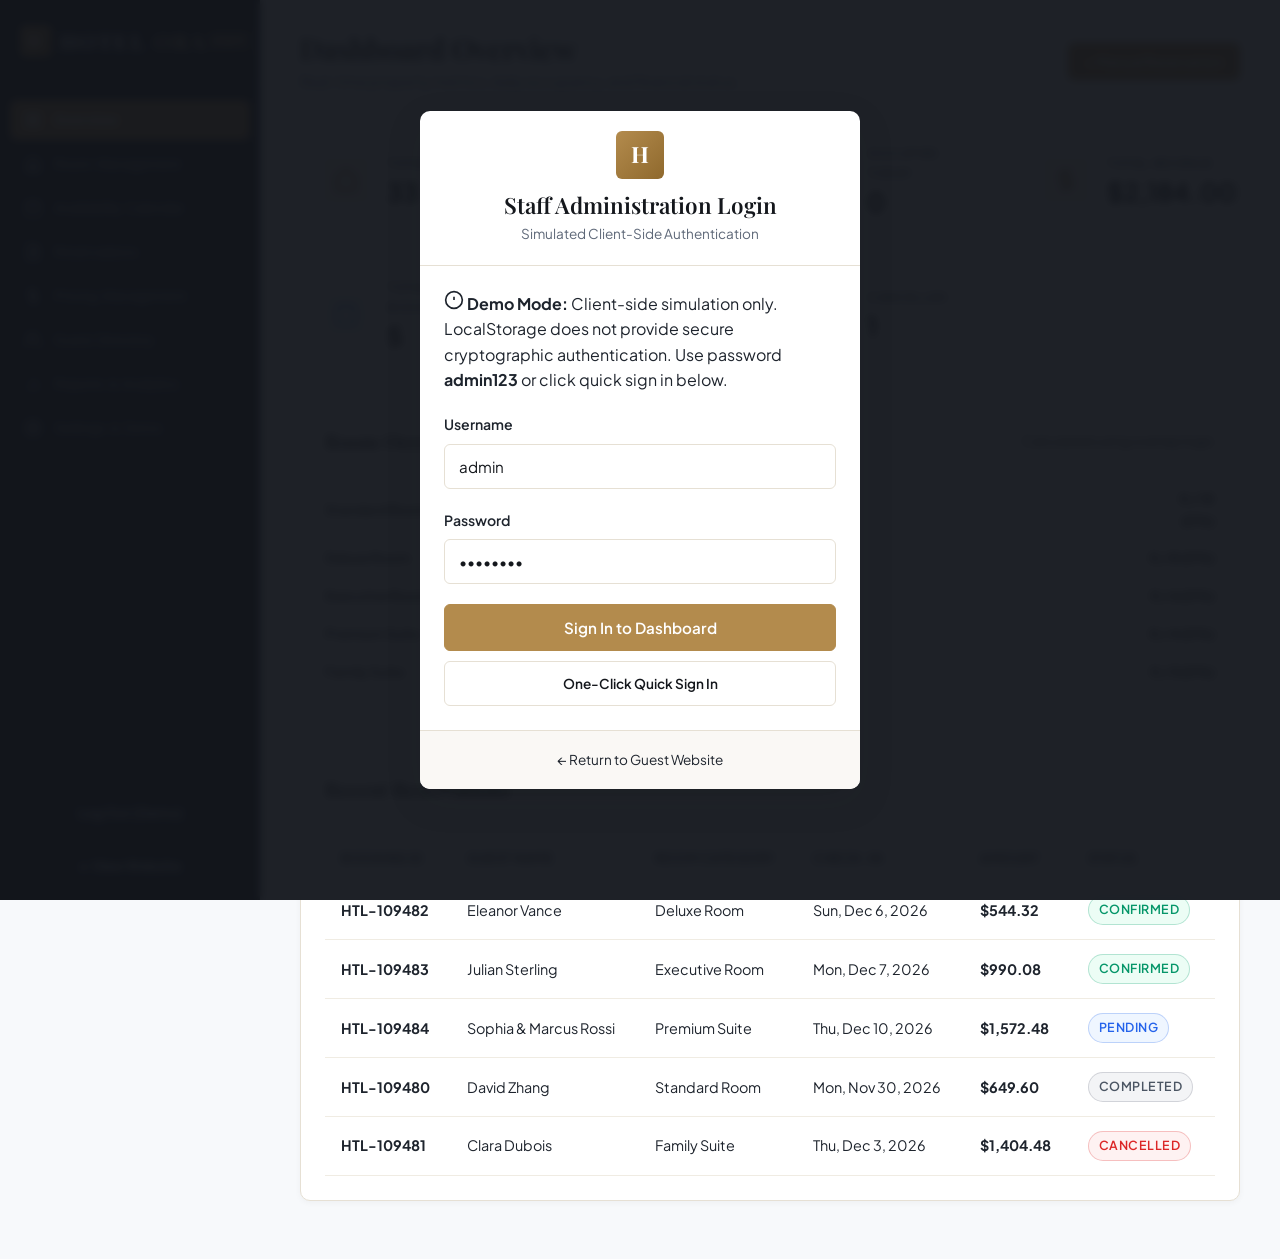
<file: hotelora/admin.html>
<!DOCTYPE html>
<html lang="en">
<head>
  <meta charset="UTF-8">
  <meta name="viewport" content="width=device-width, initial-scale=1.0">
  <title>Admin Dashboard — HOTELORA Hotel Management</title>
  <link rel="stylesheet" href="css/style.css">
  <link rel="stylesheet" href="css/admin.css">
</head>
<body>

  <div class="admin-layout">

    <!-- Admin Sidebar -->
    <aside class="admin-sidebar" id="admin-sidebar">
      <div class="admin-sidebar-header">
        <div class="admin-brand">
          <div class="brand-logo-mark" style="width: 32px; height: 32px; font-size: 1rem;">H</div>
          HOTEL<span>ORA</span>
        </div>
        <span class="admin-badge-role">Staff</span>
      </div>

      <nav class="admin-nav">
        <button type="button" class="admin-nav-item active" data-section="overview">
          <svg viewBox="0 0 24 24" fill="none" stroke="currentColor" stroke-width="2"><rect x="3" y="3" width="7" height="7"></rect><rect x="14" y="3" width="7" height="7"></rect><rect x="14" y="14" width="7" height="7"></rect><rect x="3" y="14" width="7" height="7"></rect></svg>
          Overview
        </button>

        <button type="button" class="admin-nav-item" data-section="rooms">
          <svg viewBox="0 0 24 24" fill="none" stroke="currentColor" stroke-width="2"><path d="M3 9l9-7 9 7v11a2 2 0 0 1-2 2H5a2 2 0 0 1-2-2z"></path><polyline points="9 22 9 12 15 12 15 22"></polyline></svg>
          Room Management
        </button>

        <button type="button" class="admin-nav-item" data-section="calendar">
          <svg viewBox="0 0 24 24" fill="none" stroke="currentColor" stroke-width="2"><rect x="3" y="4" width="18" height="18" rx="2" ry="2"></rect><line x1="16" y1="2" x2="16" y2="6"></line><line x1="8" y1="2" x2="8" y2="6"></line><line x1="3" y1="10" x2="21" y2="10"></line></svg>
          Availability Calendar
        </button>

        <button type="button" class="admin-nav-item" data-section="bookings">
          <svg viewBox="0 0 24 24" fill="none" stroke="currentColor" stroke-width="2"><path d="M14 2H6a2 2 0 0 0-2 2v16a2 2 0 0 0 2 2h12a2 2 0 0 0 2-2V8z"></path><polyline points="14 2 14 8 20 8"></polyline><line x1="16" y1="13" x2="8" y2="13"></line><line x1="16" y1="17" x2="8" y2="17"></line><polyline points="10 9 9 9 8 9"></polyline></svg>
          Reservations
        </button>

        <button type="button" class="admin-nav-item" data-section="pricing">
          <svg viewBox="0 0 24 24" fill="none" stroke="currentColor" stroke-width="2"><line x1="12" y1="1" x2="12" y2="23"></line><path d="M17 5H9.5a3.5 3.5 0 0 0 0 7h5a3.5 3.5 0 0 1 0 7H6"></path></svg>
          Pricing Management
        </button>

        <button type="button" class="admin-nav-item" data-section="guests">
          <svg viewBox="0 0 24 24" fill="none" stroke="currentColor" stroke-width="2"><path d="M17 21v-2a4 4 0 0 0-4-4H5a4 4 0 0 0-4 4v2"></path><circle cx="9" cy="7" r="4"></circle><path d="M23 21v-2a4 4 0 0 0-3-3.87"></path><path d="M16 3.13a4 4 0 0 1 0 7.75"></path></svg>
          Guest Directory
        </button>

        <button type="button" class="admin-nav-item" data-section="reports">
          <svg viewBox="0 0 24 24" fill="none" stroke="currentColor" stroke-width="2"><line x1="18" y1="20" x2="18" y2="10"></line><line x1="12" y1="20" x2="12" y2="4"></line><line x1="6" y1="20" x2="6" y2="14"></line></svg>
          Reports &amp; Analytics
        </button>

        <button type="button" class="admin-nav-item" data-section="settings">
          <svg viewBox="0 0 24 24" fill="none" stroke="currentColor" stroke-width="2"><circle cx="12" cy="12" r="3"></circle><path d="M19.4 15a1.65 1.65 0 0 0 .33 1.82l.06.06a2 2 0 0 1 0 2.83 2 2 0 0 1-2.83 0l-.06-.06a1.65 1.65 0 0 0-1.82-.33 1.65 1.65 0 0 0-1 1.51V21a2 2 0 0 1-2 2 2 2 0 0 1-2-2v-.09A1.65 1.65 0 0 0 9 19.4a1.65 1.65 0 0 0-1.82.33l-.06.06a2 2 0 0 1-2.83 0 2 2 0 0 1 0-2.83l.06-.06a1.65 1.65 0 0 0 .33-1.82 1.65 1.65 0 0 0-1.51-1H3a2 2 0 0 1-2-2 2 2 0 0 1 2-2h.09A1.65 1.65 0 0 0 4.6 9a1.65 1.65 0 0 0-.33-1.82l-.06-.06a2 2 0 0 1 0-2.83 2 2 0 0 1 2.83 0l.06.06a1.65 1.65 0 0 0 1.82.33H9a1.65 1.65 0 0 0 1-1.51V3a2 2 0 0 1 2-2 2 2 0 0 1 2 2v.09a1.65 1.65 0 0 0 1 1.51 1.65 1.65 0 0 0 1.82-.33l.06-.06a2 2 0 0 1 2.83 0 2 2 0 0 1 0 2.83l-.06.06a1.65 1.65 0 0 0-.33 1.82V9a1.65 1.65 0 0 0 1.51 1H21a2 2 0 0 1 2 2 2 2 0 0 1-2 2h-.09a1.65 1.65 0 0 0-1.51 1z"></path></svg>
          Settings &amp; Demo
        </button>
      </nav>

      <div class="admin-sidebar-footer">
        <button type="button" class="btn btn-outline btn-sm" id="btn-admin-logout" style="color: #fff; border-color: rgba(255,255,255,0.2); width: 100%; margin-bottom: 8px;">
          Log Out (Demo)
        </button>
        <a href="index.html" class="btn btn-outline btn-sm" style="color: #fff; border-color: rgba(255,255,255,0.2); width: 100%;">
          &larr; View Website
        </a>
      </div>
    </aside>

    <!-- Admin Main Body -->
    <main class="admin-main">

      <!-- Top Header -->
      <div class="admin-top-header">
        <div style="display: flex; align-items: center; gap: 14px;">
          <button class="mobile-admin-toggle" id="mobile-admin-toggle" aria-label="Toggle sidebar">&#9776;</button>
          <div class="admin-page-title">
            <h1 id="admin-section-heading">Dashboard Overview</h1>
            <p id="admin-section-sub">Real-time property metrics, daily occupancy, and financial status.</p>
          </div>
        </div>
        <div class="admin-header-actions">
          <a href="booking.html" class="btn btn-primary btn-sm">+ Manual Reservation</a>
        </div>
      </div>

      <!-- ================= SECTION 1: OVERVIEW ================= -->
      <section class="admin-section active" id="sec-overview">
        <!-- Stats Row -->
        <div class="stats-grid">
          <div class="stat-card">
            <div class="stat-icon-wrap stat-icon-gold">
              <svg width="24" height="24" viewBox="0 0 24 24" fill="none" stroke="currentColor" stroke-width="2"><path d="M3 9l9-7 9 7v11a2 2 0 0 1-2 2H5a2 2 0 0 1-2-2z"></path></svg>
            </div>
            <div class="stat-info">
              <span class="stat-label">Total Rooms</span>
              <span class="stat-value" id="stat-total-rooms">0</span>
            </div>
          </div>

          <div class="stat-card">
            <div class="stat-icon-wrap stat-icon-green">
              <svg width="24" height="24" viewBox="0 0 24 24" fill="none" stroke="currentColor" stroke-width="2"><polyline points="20 6 9 17 4 12"/></svg>
            </div>
            <div class="stat-info">
              <span class="stat-label">Available Today</span>
              <span class="stat-value" id="stat-avail-today">0</span>
            </div>
          </div>

          <div class="stat-card">
            <div class="stat-icon-wrap stat-icon-blue">
              <svg width="24" height="24" viewBox="0 0 24 24" fill="none" stroke="currentColor" stroke-width="2"><path d="M17 21v-2a4 4 0 0 0-4-4H5a4 4 0 0 0-4 4v2"/><circle cx="9" cy="7" r="4"/></svg>
            </div>
            <div class="stat-info">
              <span class="stat-label">Occupied Today</span>
              <span class="stat-value" id="stat-occupied-today">0</span>
            </div>
          </div>

          <div class="stat-card">
            <div class="stat-icon-wrap stat-icon-gold">
              <svg width="24" height="24" viewBox="0 0 24 24" fill="none" stroke="currentColor" stroke-width="2"><line x1="12" y1="1" x2="12" y2="23"></line><path d="M17 5H9.5a3.5 3.5 0 0 0 0 7h5a3.5 3.5 0 0 1 0 7H6"></path></svg>
            </div>
            <div class="stat-info">
              <span class="stat-label">Total Revenue</span>
              <span class="stat-value" id="stat-revenue">$0.00</span>
            </div>
          </div>

          <div class="stat-card">
            <div class="stat-icon-wrap stat-icon-blue">
              <svg width="24" height="24" viewBox="0 0 24 24" fill="none" stroke="currentColor" stroke-width="2"><rect x="3" y="4" width="18" height="18" rx="2" ry="2"></rect><line x1="16" y1="2" x2="16" y2="6"></line><line x1="8" y1="2" x2="8" y2="6"></line></svg>
            </div>
            <div class="stat-info">
              <span class="stat-label">Total Bookings</span>
              <span class="stat-value" id="stat-total-bookings">0</span>
            </div>
          </div>

          <div class="stat-card">
            <div class="stat-icon-wrap stat-icon-gold">
              <svg width="24" height="24" viewBox="0 0 24 24" fill="none" stroke="currentColor" stroke-width="2"><circle cx="12" cy="12" r="10"></circle><polyline points="12 6 12 12 16 14"></polyline></svg>
            </div>
            <div class="stat-info">
              <span class="stat-label">Pending Approval</span>
              <span class="stat-value" id="stat-pending-bookings">0</span>
            </div>
          </div>

          <div class="stat-card">
            <div class="stat-icon-wrap stat-icon-red">
              <svg width="24" height="24" viewBox="0 0 24 24" fill="none" stroke="currentColor" stroke-width="2"><circle cx="12" cy="12" r="10"></circle><line x1="15" y1="9" x2="9" y2="15"></line><line x1="9" y1="9" x2="15" y2="15"></line></svg>
            </div>
            <div class="stat-info">
              <span class="stat-label">Cancelled</span>
              <span class="stat-value" id="stat-cancelled-bookings">0</span>
            </div>
          </div>
        </div>

        <!-- Occupancy Progress Bars Card -->
        <div class="admin-card">
          <div class="admin-card-header">
            <h3 class="admin-card-title">Room Occupancy Breakdown Today</h3>
            <span class="text-muted" style="font-size: 0.85rem;">Calculated using overlap logic</span>
          </div>
          <div id="overview-occupancy-bars-mount">
            <!-- Injected via JavaScript -->
          </div>
        </div>

        <!-- Recent Bookings Table -->
        <div class="admin-card">
          <div class="admin-card-header">
            <h3 class="admin-card-title">Recent Reservations</h3>
          </div>
          <div class="table-responsive">
            <table class="admin-table">
              <thead>
                <tr>
                  <th>Booking ID</th>
                  <th>Guest Name</th>
                  <th>Room Category</th>
                  <th>Check-In</th>
                  <th>Amount</th>
                  <th>Status</th>
                </tr>
              </thead>
              <tbody id="overview-recent-bookings-mount">
                <!-- Injected via JavaScript -->
              </tbody>
            </table>
          </div>
        </div>
      </section>

      <!-- ================= SECTION 2: ROOM MANAGEMENT ================= -->
      <section class="admin-section" id="sec-rooms">
        <div class="admin-card">
          <div class="admin-card-header">
            <h3 class="admin-card-title">Property Room Categories</h3>
            <button type="button" class="btn btn-primary btn-sm" id="btn-add-room">+ Add New Category</button>
          </div>
          <div class="table-responsive">
            <table class="admin-table">
              <thead>
                <tr>
                  <th>Photo</th>
                  <th>Category Name</th>
                  <th>Total Units</th>
                  <th>Base Rates</th>
                  <th>Max Occupancy</th>
                  <th>Bed Layout</th>
                  <th>Actions</th>
                </tr>
              </thead>
              <tbody id="admin-rooms-table-mount">
                <!-- Injected via JavaScript -->
              </tbody>
            </table>
          </div>
        </div>
      </section>

      <!-- ================= SECTION 3: AVAILABILITY CALENDAR ================= -->
      <section class="admin-section" id="sec-calendar">
        <div class="admin-card">
          <div class="admin-card-header">
            <h3 class="admin-card-title">Master Property Availability Calendar</h3>
            <span class="text-muted" style="font-size: 0.85rem;">Green: Available | Yellow: Limited | Red: Fully Booked</span>
          </div>
          <div id="admin-calendar-mount">
            <!-- Calendar component rendered here -->
          </div>
        </div>
      </section>

      <!-- ================= SECTION 4: BOOKING MANAGEMENT ================= -->
      <section class="admin-section" id="sec-bookings">
        <div class="admin-card">
          <div class="admin-card-header">
            <h3 class="admin-card-title">All Reservations</h3>
            <div style="display: flex; gap: 12px; flex-wrap: wrap;">
              <input type="text" id="admin-booking-search" class="form-input" placeholder="Search by ID, Name, or Email..." style="width: 250px; padding: 6px 12px;" />
              <select id="admin-booking-filter" class="form-select" style="width: 150px; padding: 6px 12px;">
                <option value="all" selected>All Statuses</option>
                <option value="Confirmed">Confirmed</option>
                <option value="Pending">Pending</option>
                <option value="Completed">Completed</option>
                <option value="Cancelled">Cancelled</option>
              </select>
            </div>
          </div>
          <div class="table-responsive">
            <table class="admin-table">
              <thead>
                <tr>
                  <th>Booking ID</th>
                  <th>Guest</th>
                  <th>Room</th>
                  <th>Stay Dates</th>
                  <th>Total</th>
                  <th>Status</th>
                  <th>Action</th>
                </tr>
              </thead>
              <tbody id="admin-bookings-table-mount">
                <!-- Injected via JavaScript -->
              </tbody>
            </table>
          </div>
        </div>
      </section>

      <!-- ================= SECTION 5: PRICING MANAGEMENT ================= -->
      <section class="admin-section" id="sec-pricing">
        <div class="admin-card">
          <div class="admin-card-header">
            <h3 class="admin-card-title">Global Surcharge &amp; Tax Configuration</h3>
          </div>
          <div style="display: grid; grid-template-columns: repeat(auto-fit, minmax(200px, 1fr)); gap: 20px;">
            <div class="form-group">
              <label for="pricing-tax-rate" class="form-label">Government Tax Rate (%)</label>
              <input type="number" id="pricing-tax-rate" class="form-input" min="0" max="40" step="0.5" />
            </div>
            <div class="form-group">
              <label for="pricing-extra-guest" class="form-label">Extra Guest Surcharge ($ / night)</label>
              <input type="number" id="pricing-extra-guest" class="form-input" min="0" max="200" step="5" />
            </div>
            <div class="form-group">
              <label for="pricing-breakfast" class="form-label">Breakfast Charge ($ / guest / day)</label>
              <input type="number" id="pricing-breakfast" class="form-input" min="0" max="100" step="5" />
            </div>
          </div>
        </div>

        <div class="admin-card">
          <div class="admin-card-header">
            <h3 class="admin-card-title">Room Category Dynamic Pricing Matrix</h3>
            <button type="button" class="btn btn-primary btn-sm" id="btn-save-pricing">Save All Pricing Changes</button>
          </div>
          <div class="table-responsive">
            <table class="admin-table pricing-matrix-table">
              <thead>
                <tr>
                  <th>Room Category</th>
                  <th>Base Rate ($)</th>
                  <th>Weekend Rate ($)</th>
                  <th>Seasonal Rate ($)</th>
                  <th>Discount (%)</th>
                  <th>Inventory</th>
                </tr>
              </thead>
              <tbody id="admin-pricing-table-mount">
                <!-- Injected via JavaScript -->
              </tbody>
            </table>
          </div>
        </div>
      </section>

      <!-- ================= SECTION 6: GUEST MANAGEMENT ================= -->
      <section class="admin-section" id="sec-guests">
        <div class="admin-card">
          <div class="admin-card-header">
            <h3 class="admin-card-title">Guest Directory &amp; History</h3>
          </div>
          <div class="table-responsive">
            <table class="admin-table">
              <thead>
                <tr>
                  <th>Guest Name</th>
                  <th>Email</th>
                  <th>Phone</th>
                  <th>Country</th>
                  <th>Total Stays</th>
                  <th>Lifetime Spend</th>
                </tr>
              </thead>
              <tbody id="admin-guests-table-mount">
                <!-- Injected via JavaScript -->
              </tbody>
            </table>
          </div>
        </div>
      </section>

      <!-- ================= SECTION 7: REPORTS & ANALYTICS ================= -->
      <section class="admin-section" id="sec-reports">
        <div class="admin-card">
          <div class="admin-card-header">
            <h3 class="admin-card-title">Performance Filter</h3>
            <div style="display: flex; gap: 8px;">
              <button type="button" class="btn btn-outline btn-sm report-date-btn active" data-range="all">All Time</button>
              <button type="button" class="btn btn-outline btn-sm report-date-btn" data-range="today">Today</button>
              <button type="button" class="btn btn-outline btn-sm report-date-btn" data-range="7days">Last 7 Days</button>
              <button type="button" class="btn btn-outline btn-sm report-date-btn" data-range="30days">Last 30 Days</button>
            </div>
          </div>

          <!-- KPI Cards -->
          <div class="stats-grid">
            <div class="stat-card">
              <div class="stat-info">
                <span class="stat-label">Total Reservations</span>
                <span class="stat-value" id="report-total-res">0</span>
              </div>
            </div>
            <div class="stat-card">
              <div class="stat-info">
                <span class="stat-label">Total Revenue</span>
                <span class="stat-value" id="report-total-rev">$0.00</span>
              </div>
            </div>
            <div class="stat-card">
              <div class="stat-info">
                <span class="stat-label">Avg Booking Value</span>
                <span class="stat-value" id="report-avg-val">$0.00</span>
              </div>
            </div>
            <div class="stat-card">
              <div class="stat-info">
                <span class="stat-label">Est. Occupancy Rate</span>
                <span class="stat-value" id="report-occupancy">0%</span>
              </div>
            </div>
            <div class="stat-card">
              <div class="stat-info">
                <span class="stat-label">Most Popular Room</span>
                <span class="stat-value" id="report-popular-room" style="font-size: 1.15rem;">-</span>
              </div>
            </div>
            <div class="stat-card">
              <div class="stat-info">
                <span class="stat-label">Cancellations</span>
                <span class="stat-value" id="report-cancellations">0</span>
              </div>
            </div>
          </div>

          <div class="chart-container" style="margin-top: 20px;">
            <h4 style="font-size: 1.1rem; margin-bottom: 16px;">Category Popularity Distribution (Stays Count)</h4>
            <div id="report-popularity-chart-mount">
              <!-- Rendered via JavaScript -->
            </div>
          </div>
        </div>
      </section>

      <!-- ================= SECTION 8: SETTINGS & DEMO RESET ================= -->
      <section class="admin-section" id="sec-settings">
        <div class="admin-card">
          <div class="admin-card-header">
            <h3 class="admin-card-title">Hotel Information Settings</h3>
            <button type="button" class="btn btn-primary btn-sm" id="btn-save-settings">Save Property Details</button>
          </div>
          <div style="display: grid; grid-template-columns: 1fr 1fr; gap: 20px;">
            <div class="form-group">
              <label for="set-hotel-name" class="form-label">Property Name</label>
              <input type="text" id="set-hotel-name" class="form-input" />
            </div>
            <div class="form-group">
              <label for="set-hotel-email" class="form-label">Reservations Email</label>
              <input type="email" id="set-hotel-email" class="form-input" />
            </div>
            <div class="form-group">
              <label for="set-hotel-phone" class="form-label">Contact Phone</label>
              <input type="text" id="set-hotel-phone" class="form-input" />
            </div>
            <div class="form-group">
              <label for="set-hotel-address" class="form-label">Physical Address</label>
              <input type="text" id="set-hotel-address" class="form-input" />
            </div>
          </div>
        </div>

        <div class="admin-card" style="border-left: 4px solid var(--status-full);">
          <div class="admin-card-header">
            <h3 class="admin-card-title" style="color: var(--status-full);">Reset Demo Data</h3>
          </div>
          <p class="text-muted" style="margin-bottom: 18px;">
            Clears all customized LocalStorage keys (`rooms`, `bookings`, `pricing`, `settings`) and restores the default luxury demo dataset with realistic rooms, active reservations, and baseline pricing.
          </p>
          <button type="button" class="btn btn-sm" id="btn-reset-demo-data" style="background-color: var(--status-full); color: #fff;">
            Reset Demo Data to Factory Default
          </button>
        </div>
      </section>

    </main>

  </div>

  <!-- Add/Edit Room Modal -->
  <div class="modal-overlay" id="admin-room-modal" role="dialog" aria-modal="true">
    <div class="modal-container" style="max-width: 680px;">
      <div class="modal-header">
        <h3 class="modal-title" id="admin-room-modal-title">Room Category Editor</h3>
        <button type="button" class="modal-close" aria-label="Close modal">&times;</button>
      </div>
      <form id="admin-room-form">
        <div class="modal-body">
          <input type="hidden" id="room-form-id" />
          <div class="form-row">
            <div class="form-group">
              <label for="room-form-name" class="form-label">Room Category Name <span class="required">*</span></label>
              <input type="text" id="room-form-name" class="form-input" required />
            </div>
            <div class="form-group">
              <label for="room-form-category" class="form-label">Category Group</label>
              <input type="text" id="room-form-category" class="form-input" required />
            </div>
          </div>

          <div class="form-row">
            <div class="form-group">
              <label for="room-form-price" class="form-label">Base Rate ($ / night) <span class="required">*</span></label>
              <input type="number" id="room-form-price" class="form-input" min="30" step="5" required />
            </div>
            <div class="form-group">
              <label for="room-form-weekend" class="form-label">Weekend Rate ($ / night)</label>
              <input type="number" id="room-form-weekend" class="form-input" min="30" step="5" required />
            </div>
          </div>

          <div class="form-row">
            <div class="form-group">
              <label for="room-form-inventory" class="form-label">Total Inventory (Units) <span class="required">*</span></label>
              <input type="number" id="room-form-inventory" class="form-input" min="1" max="100" required />
            </div>
            <div class="form-group">
              <label for="room-form-adults" class="form-label">Base Adults Capacity</label>
              <input type="number" id="room-form-adults" class="form-input" min="1" max="10" required />
            </div>
          </div>

          <div class="form-row">
            <div class="form-group">
              <label for="room-form-children" class="form-label">Max Children Capacity</label>
              <input type="number" id="room-form-children" class="form-input" min="0" max="6" required />
            </div>
            <div class="form-group">
              <label for="room-form-bed" class="form-label">Bed Layout</label>
              <input type="text" id="room-form-bed" class="form-input" placeholder="e.g. 1 King Bed" required />
            </div>
          </div>

          <div class="form-row">
            <div class="form-group">
              <label for="room-form-size" class="form-label">Room Dimensions</label>
              <input type="text" id="room-form-size" class="form-input" placeholder="e.g. 38 m² / 410 sq ft" required />
            </div>
            <div class="form-group">
              <label for="room-form-image" class="form-label">Image URL</label>
              <input type="url" id="room-form-image" class="form-input" placeholder="https://..." />
            </div>
          </div>

          <div class="form-group">
            <label for="room-form-desc" class="form-label">Description</label>
            <textarea id="room-form-desc" class="form-textarea" rows="3" required></textarea>
          </div>

          <div class="form-group">
            <label for="room-form-amenities" class="form-label">Amenities (Comma separated)</label>
            <input type="text" id="room-form-amenities" class="form-input" placeholder="Free Wi-Fi, Air Conditioning, Balcony, Mini Bar" />
          </div>

          <div style="display: flex; gap: 24px; margin-top: 10px;">
            <label class="checkbox-label">
              <input type="checkbox" id="room-form-balcony" />
              <span>Includes Balcony</span>
            </label>
            <label class="checkbox-label">
              <input type="checkbox" id="room-form-breakfast" />
              <span>Complimentary Breakfast Included</span>
            </label>
          </div>
        </div>
        <div class="modal-footer">
          <button type="button" class="btn btn-outline modal-close">Cancel</button>
          <button type="submit" class="btn btn-primary">Save Category</button>
        </div>
      </form>
    </div>
  </div>

  <!-- View Booking Modal -->
  <div class="modal-overlay" id="admin-booking-view-modal" role="dialog" aria-modal="true">
    <div class="modal-container">
      <div class="modal-header">
        <h3 class="modal-title">Reservation Audit Details</h3>
        <button type="button" class="modal-close" aria-label="Close modal">&times;</button>
      </div>
      <div class="modal-body" id="admin-booking-view-body">
        <!-- Injected via JavaScript -->
      </div>
      <div class="modal-footer">
        <button type="button" class="btn btn-outline modal-close">Close</button>
      </div>
    </div>
  </div>

  <!-- Demonstration Admin Login Modal Overlay -->
  <div class="modal-overlay" id="admin-login-modal" role="dialog" aria-modal="true" style="background-color: rgba(18, 22, 28, 0.95); z-index: 2000;">
    <div class="modal-container" style="max-width: 440px;">
      <div class="modal-header" style="text-align: center; display: block;">
        <div class="brand-logo-mark" style="width: 48px; height: 48px; margin: 0 auto 12px; font-size: 1.4rem;">H</div>
        <h3 class="modal-title">Staff Administration Login</h3>
        <p style="font-size: 0.85rem; color: var(--text-muted); margin-top: 4px;">Simulated Client-Side Authentication</p>
      </div>
      <form id="admin-login-form">
        <div class="modal-body">
          <div class="demo-notice-box" style="margin-bottom: 20px;">
            <svg width="20" height="20" viewBox="0 0 24 24" fill="none" stroke="currentColor" stroke-width="2"><circle cx="12" cy="12" r="10"/><path d="M12 8v4"/><path d="M12 16h.01"/></svg>
            <span><strong>Demo Mode:</strong> Client-side simulation only. LocalStorage does not provide secure cryptographic authentication. Use password <strong>admin123</strong> or click quick sign in below.</span>
          </div>

          <div class="form-group">
            <label for="admin-login-user" class="form-label">Username</label>
            <input type="text" id="admin-login-user" class="form-input" value="admin" required />
          </div>

          <div class="form-group">
            <label for="admin-login-pass" class="form-label">Password</label>
            <input type="password" id="admin-login-pass" class="form-input" value="admin123" required />
          </div>

          <div id="login-error-msg" style="color: var(--status-full); font-size: 0.85rem; margin-bottom: 12px; display: none;">
            Invalid credentials. Please use password 'admin123'.
          </div>

          <button type="submit" class="btn btn-primary" style="width: 100%; margin-bottom: 10px;">Sign In to Dashboard</button>
          <button type="button" class="btn btn-outline" id="btn-quick-demo-login" style="width: 100%; font-size: 0.85rem;">One-Click Quick Sign In</button>
        </div>
      </form>
      <div class="modal-footer" style="justify-content: center;">
        <a href="index.html" class="text-muted" style="font-size: 0.85rem;">&larr; Return to Guest Website</a>
      </div>
    </div>
  </div>

  <!-- Scripts -->
  <script src="js/storage.js"></script>
  <script src="js/validation.js"></script>
  <script src="js/pricing.js"></script>
  <script src="js/availability.js"></script>
  <script src="js/admin.js"></script>
</body>
</html>
</file>
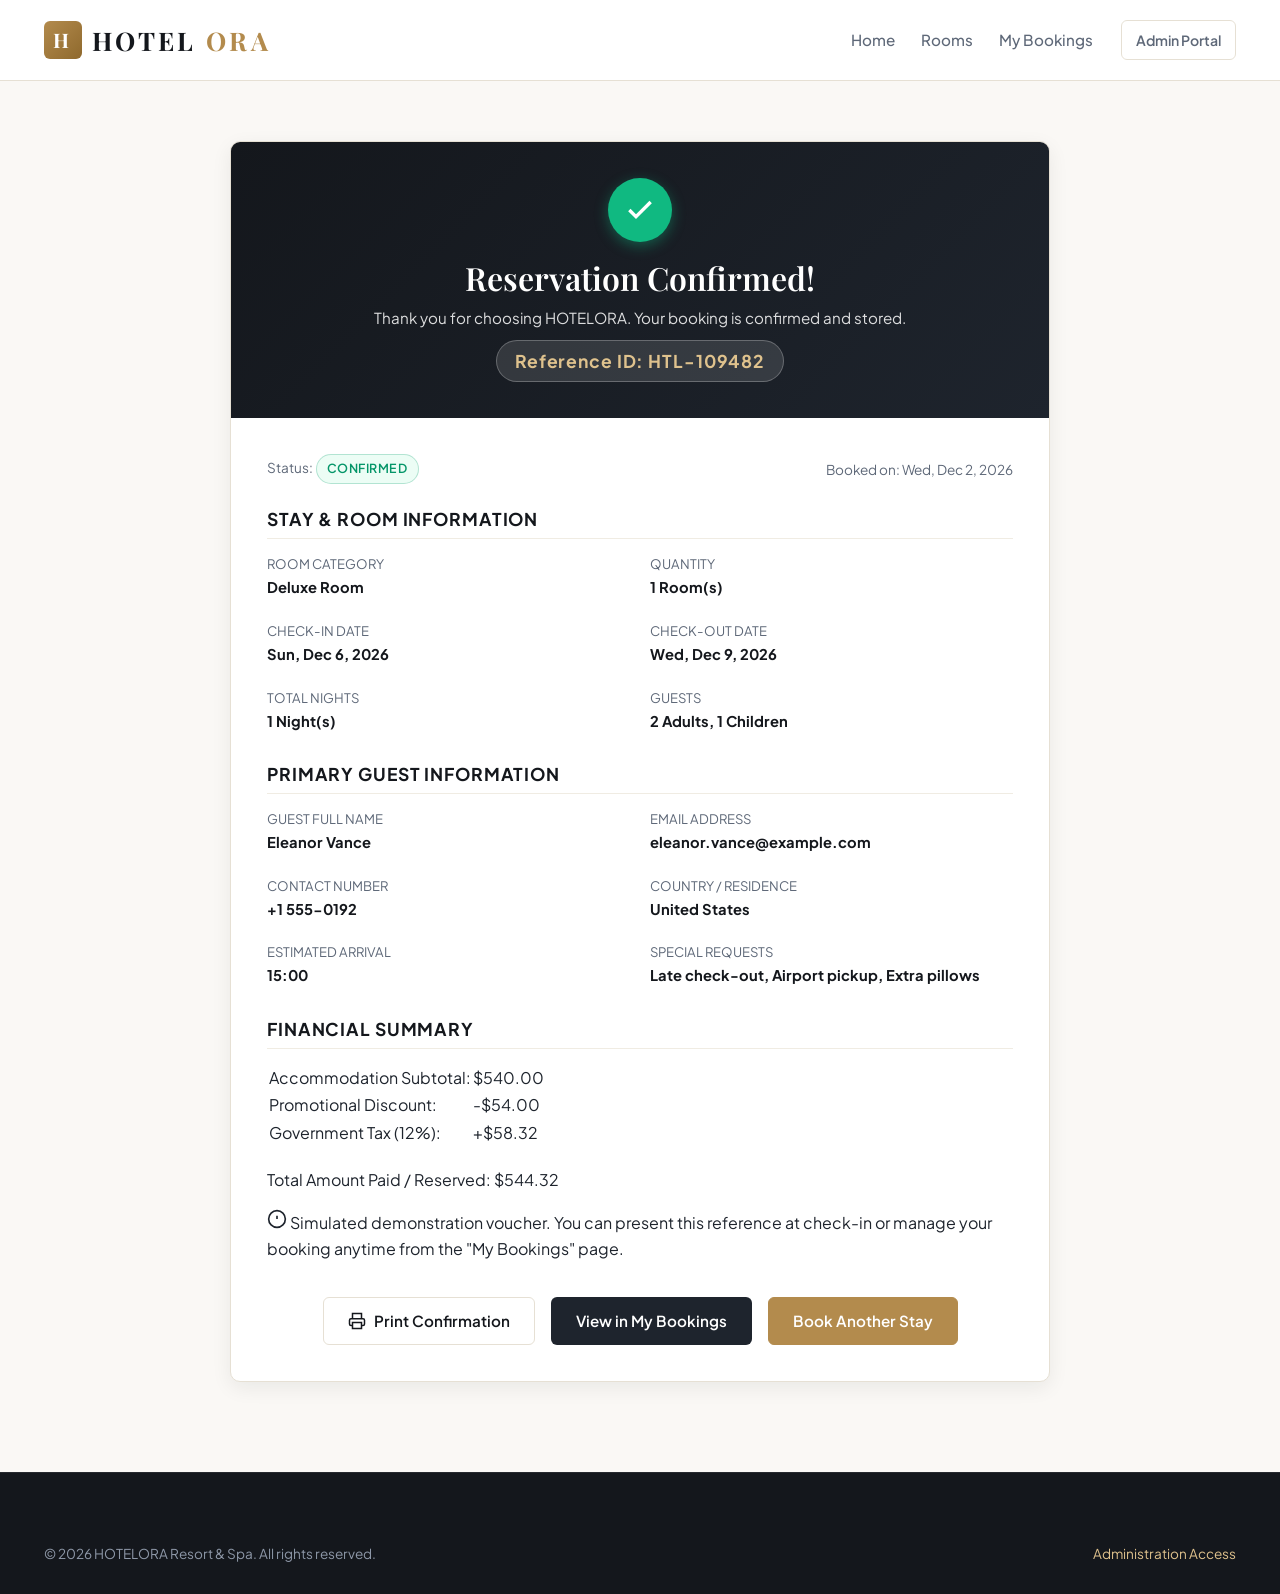
<file: hotelora/confirmation.html>
<!DOCTYPE html>
<html lang="en">
<head>
  <meta charset="UTF-8">
  <meta name="viewport" content="width=device-width, initial-scale=1.0">
  <title>Reservation Confirmed — HOTELORA</title>
  <link rel="stylesheet" href="css/style.css">
  <style>
    .confirmation-page-wrap {
      padding: 60px 0 90px;
    }
    .confirmation-card {
      background: #ffffff;
      border: 1px solid var(--border-color);
      border-radius: var(--radius-md);
      box-shadow: var(--shadow-md);
      max-width: 820px;
      margin: 0 auto;
      overflow: hidden;
    }
    .confirmation-header {
      background: linear-gradient(135deg, var(--charcoal-900), var(--charcoal-800));
      color: #ffffff;
      padding: 36px 30px;
      text-align: center;
      position: relative;
    }
    .success-icon-badge {
      width: 64px;
      height: 64px;
      background: var(--status-available);
      color: #ffffff;
      border-radius: 50%;
      display: inline-flex;
      align-items: center;
      justify-content: center;
      margin-bottom: 16px;
      box-shadow: 0 4px 14px rgba(16, 185, 129, 0.4);
    }
    .confirmation-header h1 {
      color: #ffffff;
      font-size: 2rem;
      margin-bottom: 8px;
    }
    .booking-id-banner {
      display: inline-block;
      background: rgba(255, 255, 255, 0.12);
      border: 1px solid rgba(255, 255, 255, 0.25);
      padding: 6px 18px;
      border-radius: var(--radius-full);
      font-size: 1.1rem;
      font-weight: 700;
      color: var(--primary-gold-light);
      margin-top: 10px;
      letter-spacing: 0.05em;
    }
    .confirmation-body {
      padding: 36px;
    }
    .voucher-section-title {
      font-size: 1.1rem;
      color: var(--charcoal-900);
      margin-bottom: 14px;
      padding-bottom: 8px;
      border-bottom: 1px solid var(--border-light);
      font-family: var(--font-sans);
      font-weight: 700;
      text-transform: uppercase;
      letter-spacing: 0.05em;
    }
    .voucher-grid {
      display: grid;
      grid-template-columns: 1fr 1fr;
      gap: 20px;
      margin-bottom: 30px;
      font-size: 0.92rem;
    }
    .voucher-cell strong {
      color: var(--charcoal-900);
    }
    .voucher-cell span {
      display: block;
      color: var(--text-muted);
      font-size: 0.82rem;
      text-transform: uppercase;
      margin-bottom: 2px;
    }
    .confirmation-actions {
      display: flex;
      align-items: center;
      justify-content: center;
      gap: 16px;
      flex-wrap: wrap;
      margin-top: 36px;
    }
    @media print {
      body { background: #fff; }
      .site-header, .site-footer, .confirmation-actions, .no-print { display: none !important; }
      .confirmation-page-wrap { padding: 0; }
      .confirmation-card { border: none; box-shadow: none; max-width: 100%; }
      .confirmation-header { background: #fff !important; color: #000 !important; border-bottom: 2px solid #000; padding: 20px 0; }
      .confirmation-header h1 { color: #000 !important; }
      .booking-id-banner { color: #000 !important; border: 1px solid #000; }
      .success-icon-badge { display: none; }
    }
  </style>
</head>
<body>

  <!-- Site Header -->
  <header class="site-header">
    <div class="container header-container">
      <a href="index.html" class="brand-logo">
        <div class="brand-logo-mark">H</div>
        HOTEL<span>ORA</span>
      </a>

      <nav class="main-nav" id="main-nav">
        <ul class="nav-links">
          <li><a href="index.html" class="nav-link">Home</a></li>
          <li><a href="rooms.html" class="nav-link">Rooms</a></li>
          <li><a href="my-bookings.html" class="nav-link">My Bookings</a></li>
        </ul>
        <div class="header-actions">
          <a href="admin.html" class="btn-admin-link">Admin Portal</a>
        </div>
      </nav>
    </div>
  </header>

  <main class="confirmation-page-wrap">
    <div class="container">
      <div class="confirmation-card" id="printable-voucher">

        <!-- Header -->
        <div class="confirmation-header">
          <div class="success-icon-badge">
            <svg width="32" height="32" viewBox="0 0 24 24" fill="none" stroke="currentColor" stroke-width="2.5"><polyline points="20 6 9 17 4 12"/></svg>
          </div>
          <h1>Reservation Confirmed!</h1>
          <p style="color: rgba(255,255,255,0.85); font-size: 0.95rem;">Thank you for choosing HOTELORA. Your booking is confirmed and stored.</p>
          <div class="booking-id-banner">
            Reference ID: <span id="conf-booking-id">HTL-000000</span>
          </div>
        </div>

        <!-- Body Details -->
        <div class="confirmation-body">
          <div style="display: flex; justify-content: space-between; align-items: center; margin-bottom: 24px;">
            <div>
              <span style="font-size: 0.85rem; color: var(--text-muted);">Status:</span>
              <span class="badge badge-confirmed" id="conf-status-badge">Confirmed</span>
            </div>
            <div style="font-size: 0.85rem; color: var(--text-muted);" id="conf-created-date">
              Booked on: Today
            </div>
          </div>

          <h3 class="voucher-section-title">Stay &amp; Room Information</h3>
          <div class="voucher-grid">
            <div class="voucher-cell">
              <span>Room Category</span>
              <strong id="conf-room-name">-</strong>
            </div>
            <div class="voucher-cell">
              <span>Quantity</span>
              <strong id="conf-rooms-count">1 Room</strong>
            </div>
            <div class="voucher-cell">
              <span>Check-In Date</span>
              <strong id="conf-checkin">-</strong>
            </div>
            <div class="voucher-cell">
              <span>Check-Out Date</span>
              <strong id="conf-checkout">-</strong>
            </div>
            <div class="voucher-cell">
              <span>Total Nights</span>
              <strong id="conf-nights">0 Nights</strong>
            </div>
            <div class="voucher-cell">
              <span>Guests</span>
              <strong id="conf-guests">2 Adults</strong>
            </div>
          </div>

          <h3 class="voucher-section-title">Primary Guest Information</h3>
          <div class="voucher-grid">
            <div class="voucher-cell">
              <span>Guest Full Name</span>
              <strong id="conf-guest-name">-</strong>
            </div>
            <div class="voucher-cell">
              <span>Email Address</span>
              <strong id="conf-email">-</strong>
            </div>
            <div class="voucher-cell">
              <span>Contact Number</span>
              <strong id="conf-phone">-</strong>
            </div>
            <div class="voucher-cell">
              <span>Country / Residence</span>
              <strong id="conf-country">-</strong>
            </div>
            <div class="voucher-cell">
              <span>Estimated Arrival</span>
              <strong id="conf-arrival">-</strong>
            </div>
            <div class="voucher-cell">
              <span>Special Requests</span>
              <strong id="conf-special-requests">None</strong>
            </div>
          </div>

          <h3 class="voucher-section-title">Financial Summary</h3>
          <table class="price-breakdown-table" style="margin-bottom: 20px;">
            <tbody>
              <tr>
                <td>Accommodation Subtotal:</td>
                <td id="conf-subtotal">$0.00</td>
              </tr>
              <tr id="conf-discount-row" class="discount-row" style="display: none;">
                <td>Promotional Discount:</td>
                <td id="conf-discount">-$0.00</td>
              </tr>
              <tr id="conf-extra-row" style="display: none;">
                <td>Extra Guest Surcharge:</td>
                <td id="conf-extra">+$0.00</td>
              </tr>
              <tr id="conf-breakfast-row" style="display: none;">
                <td>Breakfast Package:</td>
                <td id="conf-breakfast">+$0.00</td>
              </tr>
              <tr>
                <td>Government Tax (12%):</td>
                <td id="conf-taxes">+$0.00</td>
              </tr>
            </tbody>
          </table>

          <div class="summary-total-box">
            <span class="summary-total-label">Total Amount Paid / Reserved:</span>
            <span class="summary-total-amount" id="conf-total">$0.00</span>
          </div>

          <div class="demo-notice-box" style="margin-top: 16px;">
            <svg width="20" height="20" viewBox="0 0 24 24" fill="none" stroke="currentColor" stroke-width="2"><circle cx="12" cy="12" r="10"/><path d="M12 8v4"/><path d="M12 16h.01"/></svg>
            <span>Simulated demonstration voucher. You can present this reference at check-in or manage your booking anytime from the "My Bookings" page.</span>
          </div>

          <!-- Actions -->
          <div class="confirmation-actions no-print">
            <button type="button" class="btn btn-outline" onclick="window.print()">
              <svg width="18" height="18" viewBox="0 0 24 24" fill="none" stroke="currentColor" stroke-width="2"><polyline points="6 9 6 2 18 2 18 9"/><path d="M6 18H4a2 2 0 0 1-2-2v-5a2 2 0 0 1 2-2h16a2 2 0 0 1 2 2v5a2 2 0 0 1-2 2h-2"/><rect x="6" y="14" width="12" height="8"/></svg>
              Print Confirmation
            </button>
            <a href="my-bookings.html" class="btn btn-dark">View in My Bookings</a>
            <a href="rooms.html" class="btn btn-primary">Book Another Stay</a>
          </div>
        </div>

      </div>
    </div>
  </main>

  <!-- Footer -->
  <footer class="site-footer">
    <div class="container">
      <div class="footer-bottom" style="border: none; padding-top: 0;">
        <div>&copy; 2026 HOTELORA Resort &amp; Spa. All rights reserved.</div>
        <div><a href="admin.html" style="color: var(--primary-gold-light);">Administration Access</a></div>
      </div>
    </div>
  </footer>

  <!-- Scripts -->
  <script src="js/storage.js"></script>
  <script src="js/validation.js"></script>
  <script>
    document.addEventListener('DOMContentLoaded', () => {
      const urlParams = new URLSearchParams(window.location.search);
      let bookingId = urlParams.get('bookingId');
      if (!bookingId) {
        bookingId = sessionStorage.getItem('hotelora_last_confirmed_id');
      }

      // If still no bookingId, fall back to the most recent booking from storage for testing/preview
      if (!bookingId) {
        const existingBookings = StorageController.getBookings();
        if (existingBookings && existingBookings.length > 0) {
          bookingId = existingBookings[0].bookingId;
        } else {
          window.location.href = 'my-bookings.html';
          return;
        }
      }

      const booking = StorageController.getBookingById(bookingId);
      if (!booking) {
        alert('Booking not found in storage.');
        window.location.href = 'my-bookings.html';
        return;
      }

      // Populate elements
      document.getElementById('conf-booking-id').textContent = booking.bookingId;
      document.getElementById('conf-room-name').textContent = booking.roomName || 'Luxury Room';
      document.getElementById('conf-rooms-count').textContent = `${booking.numberOfRooms} Room(s)`;
      document.getElementById('conf-checkin').textContent = Validation.formatDisplayDate(booking.checkIn);
      document.getElementById('conf-checkout').textContent = Validation.formatDisplayDate(booking.checkOut);
      document.getElementById('conf-nights').textContent = `${booking.nights || 1} Night(s)`;
      document.getElementById('conf-guests').textContent = `${booking.adults} Adults${booking.children ? `, ${booking.children} Children` : ''}`;

      document.getElementById('conf-guest-name').textContent = booking.guestName;
      document.getElementById('conf-email').textContent = booking.email;
      document.getElementById('conf-phone').textContent = booking.phone;
      document.getElementById('conf-country').textContent = booking.country || 'N/A';
      document.getElementById('conf-arrival').textContent = booking.arrivalTime || '15:00';

      const requestsStr = (booking.specialRequests && booking.specialRequests.length > 0)
        ? booking.specialRequests.join(', ')
        : 'None specified';
      document.getElementById('conf-special-requests').textContent = requestsStr;

      // Price breakdown
      document.getElementById('conf-subtotal').textContent = Validation.formatCurrency(booking.subtotal);
      
      const discRow = document.getElementById('conf-discount-row');
      if (booking.discount > 0) {
        discRow.style.display = 'table-row';
        document.getElementById('conf-discount').textContent = `-${Validation.formatCurrency(booking.discount)}`;
      }

      const extraRow = document.getElementById('conf-extra-row');
      if (booking.extraGuestCharges > 0) {
        extraRow.style.display = 'table-row';
        document.getElementById('conf-extra').textContent = `+${Validation.formatCurrency(booking.extraGuestCharges)}`;
      }

      const bfastRow = document.getElementById('conf-breakfast-row');
      if (booking.breakfastCharges > 0) {
        bfastRow.style.display = 'table-row';
        document.getElementById('conf-breakfast').textContent = `+${Validation.formatCurrency(booking.breakfastCharges)}`;
      }

      document.getElementById('conf-taxes').textContent = `+${Validation.formatCurrency(booking.taxes)}`;
      document.getElementById('conf-total').textContent = Validation.formatCurrency(booking.total);

      if (booking.createdAt) {
        document.getElementById('conf-created-date').textContent = `Booked on: ${Validation.formatDisplayDate(booking.createdAt.split('T')[0])}`;
      }
    });
  </script>
</body>
</html>
</file>
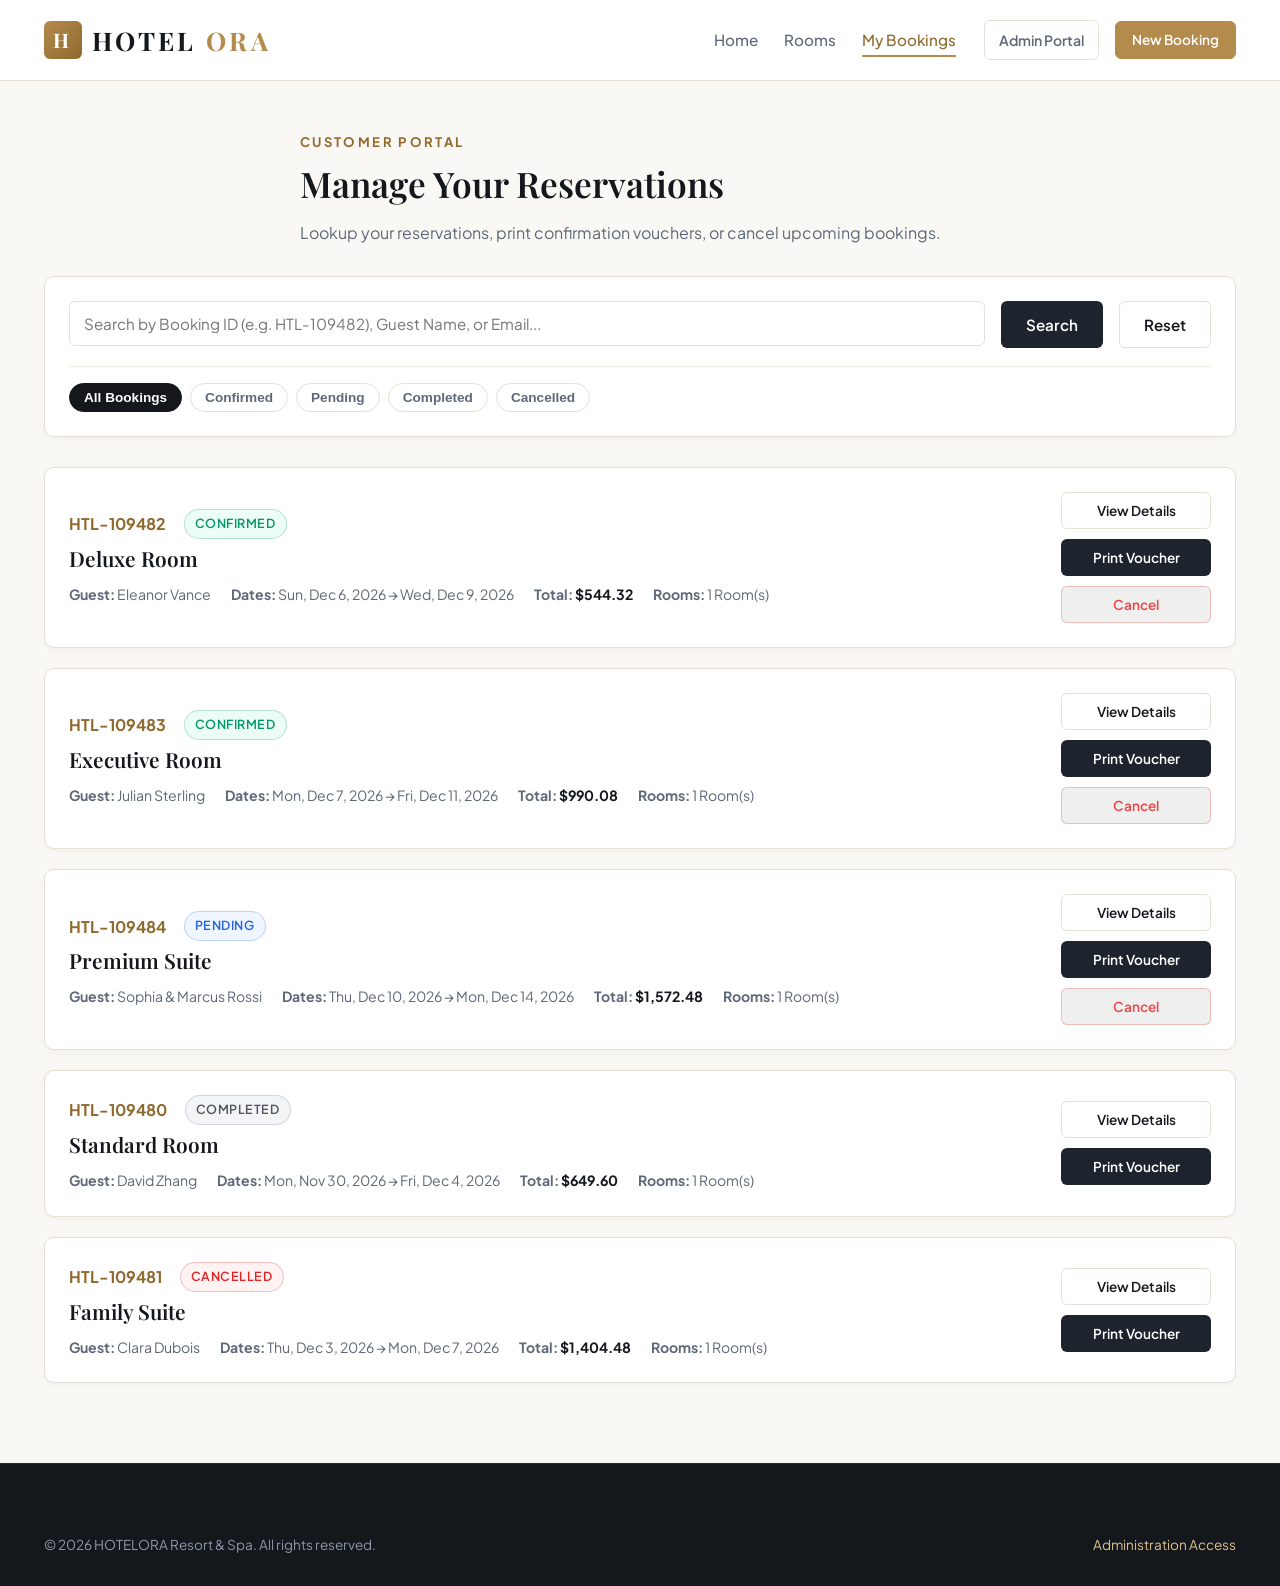
<file: hotelora/my-bookings.html>
<!DOCTYPE html>
<html lang="en">
<head>
  <meta charset="UTF-8">
  <meta name="viewport" content="width=device-width, initial-scale=1.0">
  <title>My Bookings — HOTELORA Customer Portal</title>
  <meta name="description" content="View, manage, print, or cancel your reservations at HOTELORA.">
  <link rel="stylesheet" href="css/style.css">
  <style>
    .my-bookings-wrap {
      padding: 50px 0 80px;
    }
    .search-filter-card {
      background: #ffffff;
      border: 1px solid var(--border-color);
      border-radius: var(--radius-md);
      padding: 24px;
      margin-bottom: 30px;
      box-shadow: var(--shadow-sm);
    }
    .search-row {
      display: flex;
      gap: 16px;
      flex-wrap: wrap;
    }
    .search-input-flex {
      flex: 1;
      min-width: 260px;
      position: relative;
    }
    .status-tab-group {
      display: flex;
      gap: 8px;
      margin-top: 18px;
      padding-top: 16px;
      border-top: 1px solid var(--border-light);
      flex-wrap: wrap;
    }
    .status-tab-btn {
      background: none;
      border: 1px solid var(--border-color);
      padding: 6px 14px;
      border-radius: var(--radius-full);
      font-size: 0.85rem;
      font-weight: 600;
      color: var(--text-muted);
      cursor: pointer;
      transition: var(--transition);
    }
    .status-tab-btn.active {
      background-color: var(--charcoal-900);
      color: #ffffff;
      border-color: var(--charcoal-900);
    }
    .booking-cards-list {
      display: flex;
      flex-direction: column;
      gap: 20px;
    }
    .customer-booking-card {
      background: #ffffff;
      border: 1px solid var(--border-color);
      border-radius: var(--radius-md);
      padding: 24px;
      box-shadow: var(--shadow-sm);
      display: grid;
      grid-template-columns: 1fr auto;
      gap: 20px;
      align-items: center;
      transition: var(--transition);
    }
    .customer-booking-card:hover {
      border-color: var(--primary-gold-light);
      box-shadow: var(--shadow-md);
    }
    .booking-card-main h3 {
      font-size: 1.3rem;
      margin-bottom: 6px;
      color: var(--charcoal-900);
    }
    .booking-meta-row {
      display: flex;
      gap: 20px;
      flex-wrap: wrap;
      margin-top: 12px;
      font-size: 0.88rem;
      color: var(--text-muted);
    }
    .booking-card-actions {
      display: flex;
      flex-direction: column;
      gap: 10px;
      min-width: 150px;
    }
    .booking-ref-badge {
      display: inline-block;
      font-weight: 700;
      color: var(--primary-gold-dark);
      margin-right: 8px;
    }
    @media (max-width: 768px) {
      .customer-booking-card {
        grid-template-columns: 1fr;
      }
      .booking-card-actions {
        flex-direction: row;
        width: 100%;
      }
      .booking-card-actions .btn {
        flex: 1;
      }
    }
  </style>
</head>
<body>

  <!-- Site Header -->
  <header class="site-header">
    <div class="container header-container">
      <a href="index.html" class="brand-logo">
        <div class="brand-logo-mark">H</div>
        HOTEL<span>ORA</span>
      </a>

      <nav class="main-nav" id="main-nav">
        <ul class="nav-links">
          <li><a href="index.html" class="nav-link">Home</a></li>
          <li><a href="rooms.html" class="nav-link">Rooms</a></li>
          <li><a href="my-bookings.html" class="nav-link active">My Bookings</a></li>
        </ul>
        <div class="header-actions">
          <a href="admin.html" class="btn-admin-link">Admin Portal</a>
          <a href="rooms.html" class="btn btn-primary btn-sm">New Booking</a>
        </div>
      </nav>

      <button class="mobile-menu-btn" id="mobile-menu-btn" aria-label="Toggle navigation menu">
        <svg width="24" height="24" viewBox="0 0 24 24" fill="none" stroke="currentColor" stroke-width="2"><line x1="3" y1="12" x2="21" y2="12"></line><line x1="3" y1="6" x2="21" y2="6"></line><line x1="3" y1="18" x2="21" y2="18"></line></svg>
      </button>
    </div>
  </header>

  <main class="my-bookings-wrap">
    <div class="container">
      <div class="section-header" style="text-align: left; margin-bottom: 30px;">
        <span class="section-subtitle">Customer Portal</span>
        <h1 class="section-title">Manage Your Reservations</h1>
        <p class="section-description">Lookup your reservations, print confirmation vouchers, or cancel upcoming bookings.</p>
      </div>

      <!-- Search & Filters -->
      <div class="search-filter-card">
        <div class="search-row">
          <div class="search-input-flex">
            <input type="text" id="booking-search-input" class="form-input" placeholder="Search by Booking ID (e.g. HTL-109482), Guest Name, or Email..." />
          </div>
          <button type="button" class="btn btn-dark" id="btn-search-trigger">Search</button>
          <button type="button" class="btn btn-outline" id="btn-search-reset">Reset</button>
        </div>

        <div class="status-tab-group">
          <button type="button" class="status-tab-btn active" data-status="all">All Bookings</button>
          <button type="button" class="status-tab-btn" data-status="Confirmed">Confirmed</button>
          <button type="button" class="status-tab-btn" data-status="Pending">Pending</button>
          <button type="button" class="status-tab-btn" data-status="Completed">Completed</button>
          <button type="button" class="status-tab-btn" data-status="Cancelled">Cancelled</button>
        </div>
      </div>

      <!-- Bookings List Mount -->
      <div class="booking-cards-list" id="bookings-mount">
        <!-- Rendered via JavaScript -->
      </div>
    </div>
  </main>

  <!-- Booking Details Modal -->
  <div class="modal-overlay" id="booking-details-modal" role="dialog" aria-modal="true" aria-labelledby="modal-booking-title">
    <div class="modal-container">
      <div class="modal-header">
        <h3 class="modal-title" id="modal-booking-title">Reservation Details</h3>
        <button type="button" class="modal-close" aria-label="Close modal">&times;</button>
      </div>
      <div class="modal-body" id="modal-booking-body">
        <!-- Injected via JavaScript -->
      </div>
      <div class="modal-footer">
        <button type="button" class="btn btn-outline modal-close">Close</button>
        <button type="button" class="btn btn-dark" id="modal-print-btn">Print Voucher</button>
      </div>
    </div>
  </div>

  <!-- Cancellation Confirmation Modal -->
  <div class="modal-overlay" id="cancel-confirm-modal" role="dialog" aria-modal="true">
    <div class="modal-container" style="max-width: 480px;">
      <div class="modal-header">
        <h3 class="modal-title" style="color: var(--status-full);">Cancel Reservation</h3>
        <button type="button" class="modal-close" aria-label="Close modal">&times;</button>
      </div>
      <div class="modal-body">
        <p style="margin-bottom: 14px;">Are you sure you want to cancel booking <strong id="cancel-modal-id"></strong>?</p>
        <p class="text-muted" style="font-size: 0.88rem; margin-bottom: 16px;">
          This action will immediately free up the reserved room inventory for other guests.
        </p>
        <div class="form-group">
          <label for="cancel-reason-input" class="form-label">Reason for cancellation (optional):</label>
          <input type="text" id="cancel-reason-input" class="form-input" placeholder="e.g. Schedule change, personal reasons..." />
        </div>
      </div>
      <div class="modal-footer">
        <button type="button" class="btn btn-outline modal-close">Keep Reservation</button>
        <button type="button" class="btn btn-primary" id="btn-confirm-cancel-action" style="background-color: var(--status-full); border-color: var(--status-full);">Confirm Cancellation</button>
      </div>
    </div>
  </div>

  <!-- Footer -->
  <footer class="site-footer">
    <div class="container">
      <div class="footer-bottom" style="border: none; padding-top: 0;">
        <div>&copy; 2026 HOTELORA Resort &amp; Spa. All rights reserved.</div>
        <div><a href="admin.html" style="color: var(--primary-gold-light);">Administration Access</a></div>
      </div>
    </div>
  </footer>

  <!-- Scripts -->
  <script src="js/storage.js"></script>
  <script src="js/validation.js"></script>
  <script>
    document.addEventListener('DOMContentLoaded', () => {
      // Mobile Nav
      const mobileMenuBtn = document.getElementById('mobile-menu-btn');
      const mainNav = document.getElementById('main-nav');
      if (mobileMenuBtn && mainNav) {
        mobileMenuBtn.addEventListener('click', () => mainNav.classList.toggle('show'));
      }

      let activeStatusFilter = 'all';
      let searchQuery = '';
      let pendingCancelBookingId = null;

      const bookingsMount = document.getElementById('bookings-mount');
      const searchInput = document.getElementById('booking-search-input');
      const searchBtn = document.getElementById('btn-search-trigger');
      const resetBtn = document.getElementById('btn-search-reset');
      const statusTabs = document.querySelectorAll('.status-tab-btn');

      // Modals
      const detailsModal = document.getElementById('booking-details-modal');
      const detailsBody = document.getElementById('modal-booking-body');
      const cancelModal = document.getElementById('cancel-confirm-modal');
      const cancelModalId = document.getElementById('cancel-modal-id');
      const cancelReasonInput = document.getElementById('cancel-reason-input');
      const confirmCancelBtn = document.getElementById('btn-confirm-cancel-action');

      function renderBookings() {
        const allBookings = StorageController.getBookings();

        const filtered = allBookings.filter(b => {
          // Status filter
          if (activeStatusFilter !== 'all' && b.status !== activeStatusFilter) {
            return false;
          }

          // Search query filter (matches ID, name, or email)
          if (searchQuery) {
            const q = searchQuery.toLowerCase();
            const idMatch = b.bookingId && b.bookingId.toLowerCase().includes(q);
            const nameMatch = b.guestName && b.guestName.toLowerCase().includes(q);
            const emailMatch = b.email && b.email.toLowerCase().includes(q);
            if (!idMatch && !nameMatch && !emailMatch) return false;
          }
          return true;
        });

        if (filtered.length === 0) {
          bookingsMount.innerHTML = `
            <div style="background: #fff; border: 1px solid var(--border-color); border-radius: 8px; padding: 50px 20px; text-align: center;">
              <h3>No bookings found</h3>
              <p class="text-muted" style="margin-top: 8px;">Try clearing your search query or switching the status filter.</p>
              <a href="rooms.html" class="btn btn-primary btn-sm" style="margin-top: 16px;">Make a New Reservation</a>
            </div>
          `;
          return;
        }

        bookingsMount.innerHTML = filtered.map(b => {
          let badgeClass = 'badge-confirmed';
          if (b.status === 'Pending') badgeClass = 'badge-pending';
          else if (b.status === 'Cancelled') badgeClass = 'badge-cancelled';
          else if (b.status === 'Completed') badgeClass = 'badge-completed';

          const canCancel = (b.status === 'Confirmed' || b.status === 'Pending');

          return `
            <article class="customer-booking-card" data-id="${b.bookingId}">
              <div class="booking-card-main">
                <div style="display: flex; align-items: center; gap: 10px; margin-bottom: 6px;">
                  <span class="booking-ref-badge">${b.bookingId}</span>
                  <span class="badge ${badgeClass}">${b.status}</span>
                </div>
                <h3>${Validation.escapeHtml(b.roomName || 'Luxury Room')}</h3>
                <div class="booking-meta-row">
                  <div><strong>Guest:</strong> ${Validation.escapeHtml(b.guestName)}</div>
                  <div><strong>Dates:</strong> ${Validation.formatDisplayDate(b.checkIn)} &rarr; ${Validation.formatDisplayDate(b.checkOut)}</div>
                  <div><strong>Total:</strong> <span style="font-weight:700; color:var(--charcoal-900);">${Validation.formatCurrency(b.total)}</span></div>
                  <div><strong>Rooms:</strong> ${b.numberOfRooms || 1} Room(s)</div>
                </div>
              </div>
              <div class="booking-card-actions">
                <button type="button" class="btn btn-outline btn-sm btn-view-booking" data-id="${b.bookingId}">View Details</button>
                <a href="confirmation.html?bookingId=${encodeURIComponent(b.bookingId)}" class="btn btn-dark btn-sm">Print Voucher</a>
                ${canCancel ? `<button type="button" class="btn btn-sm btn-cancel-booking" data-id="${b.bookingId}" style="color: var(--status-full); border-color: rgba(239,68,68,0.3);">Cancel</button>` : ''}
              </div>
            </article>
          `;
        }).join('');

        // Attach listeners
        bookingsMount.querySelectorAll('.btn-view-booking').forEach(btn => {
          btn.addEventListener('click', () => {
            const id = btn.getAttribute('data-id');
            showBookingDetailsModal(id);
          });
        });

        bookingsMount.querySelectorAll('.btn-cancel-booking').forEach(btn => {
          btn.addEventListener('click', () => {
            const id = btn.getAttribute('data-id');
            pendingCancelBookingId = id;
            cancelModalId.textContent = id;
            cancelReasonInput.value = '';
            cancelModal.classList.add('active');
          });
        });
      }

      // Details Modal
      function showBookingDetailsModal(id) {
        const b = StorageController.getBookingById(id);
        if (!b) return;

        detailsBody.innerHTML = `
          <div style="display: grid; grid-template-columns: 1fr 1fr; gap: 16px; font-size: 0.92rem; margin-bottom: 20px;">
            <div><span>Reference ID:</span> <strong>${b.bookingId}</strong></div>
            <div><span>Status:</span> <strong style="color:var(--primary-gold-dark);">${b.status}</strong></div>
            <div><span>Guest:</span> <strong>${Validation.escapeHtml(b.guestName)}</strong></div>
            <div><span>Email:</span> <strong>${Validation.escapeHtml(b.email)}</strong></div>
            <div><span>Phone:</span> <strong>${Validation.escapeHtml(b.phone)}</strong></div>
            <div><span>Country:</span> <strong>${Validation.escapeHtml(b.country || 'N/A')}</strong></div>
            <div><span>Room:</span> <strong>${Validation.escapeHtml(b.roomName)}</strong></div>
            <div><span>Rooms Count:</span> <strong>${b.numberOfRooms} Room(s)</strong></div>
            <div><span>Check-In:</span> <strong>${Validation.formatDisplayDate(b.checkIn)}</strong></div>
            <div><span>Check-Out:</span> <strong>${Validation.formatDisplayDate(b.checkOut)}</strong></div>
            <div><span>Duration:</span> <strong>${b.nights || 1} Night(s)</strong></div>
            <div><span>Guests:</span> <strong>${b.adults} Adults, ${b.children || 0} Children</strong></div>
          </div>
          <div style="background: var(--bg-cream); padding: 14px; border-radius: 6px; font-size: 0.88rem; margin-bottom: 16px;">
            <strong>Special Requests:</strong> ${b.specialRequests && b.specialRequests.length ? b.specialRequests.join(', ') : 'None'}<br/>
            ${b.instructions ? `<strong>Notes:</strong> <em>"${Validation.escapeHtml(b.instructions)}"</em><br/>` : ''}
            ${b.cancellationReason ? `<strong style="color:var(--status-full);">Cancellation Note:</strong> ${Validation.escapeHtml(b.cancellationReason)}` : ''}
          </div>
          <div style="display: flex; justify-content: space-between; align-items: center; padding-top: 10px; border-top: 1px solid var(--border-color);">
            <span style="font-size: 1.1rem; font-weight: 600;">Total Charged:</span>
            <span style="font-size: 1.4rem; font-weight: 700; color: var(--primary-gold-dark);">${Validation.formatCurrency(b.total)}</span>
          </div>
        `;

        document.getElementById('modal-print-btn').onclick = () => {
          window.location.href = `confirmation.html?bookingId=${encodeURIComponent(b.bookingId)}`;
        };

        detailsModal.classList.add('active');
      }

      // Handle Cancel Confirmation
      confirmCancelBtn.addEventListener('click', () => {
        if (!pendingCancelBookingId) return;
        const reason = cancelReasonInput.value.trim() || 'Cancelled by guest via customer portal.';
        const success = StorageController.updateBookingStatus(pendingCancelBookingId, 'Cancelled', reason);

        if (success) {
          cancelModal.classList.remove('active');
          Validation.showToast(`Reservation ${pendingCancelBookingId} cancelled. Availability has been updated.`, 'success');
          renderBookings();
        } else {
          Validation.showToast('Could not cancel reservation.', 'error');
        }
      });

      // Close modals
      [detailsModal, cancelModal].forEach(m => {
        m.querySelectorAll('.modal-close').forEach(btn => {
          btn.addEventListener('click', () => m.classList.remove('active'));
        });
        m.addEventListener('click', (e) => {
          if (e.target === m) m.classList.remove('active');
        });
      });

      // Filter tabs
      statusTabs.forEach(tab => {
        tab.addEventListener('click', () => {
          statusTabs.forEach(t => t.classList.remove('active'));
          tab.classList.add('active');
          activeStatusFilter = tab.getAttribute('data-status');
          renderBookings();
        });
      });

      // Search actions
      searchBtn.addEventListener('click', () => {
        searchQuery = searchInput.value.trim();
        renderBookings();
      });

      searchInput.addEventListener('keyup', (e) => {
        if (e.key === 'Enter') {
          searchQuery = searchInput.value.trim();
          renderBookings();
        }
      });

      resetBtn.addEventListener('click', () => {
        searchInput.value = '';
        searchQuery = '';
        renderBookings();
      });

      // Initial render
      renderBookings();
    });
  </script>
</body>
</html>
</file>
<file: hotelora/css/style.css>
/* ==========================================================================
   HOTELORA - MODERN LUXURY HOTEL RESERVATION MANAGEMENT SYSTEM
   Main Global Stylesheet
   ========================================================================== */

@import url('https://fonts.googleapis.com/css2?family=Playfair+Display:ital,wght@0,500;0,600;0,700;1,400&family=Plus+Jakarta+Sans:wght@300;400;500;600;700&display=swap');

:root {
  /* Color Palette - Luxury Warm Neutral & Subtle Gold */
  --primary-gold: #b38b4d;
  --primary-gold-dark: #8f692d;
  --primary-gold-light: #dfc28d;
  --primary-gold-soft: rgba(179, 139, 77, 0.12);
  
  --charcoal-900: #14171c;
  --charcoal-800: #1e242d;
  --charcoal-700: #2d3440;
  --text-primary: #1e242d;
  --text-muted: #5e6878;
  --text-light: #8e98a8;
  
  --bg-cream: #faf8f5;
  --bg-cream-alt: #f4f0e8;
  --card-bg: #ffffff;
  --border-color: #e6e0d4;
  --border-light: #f0ece3;

  /* Status Colors */
  --status-available: #10b981;
  --status-available-bg: #ecfdf5;
  --status-limited: #f59e0b;
  --status-limited-bg: #fffbeb;
  --status-full: #ef4444;
  --status-full-bg: #fef2f2;
  --status-pending: #3b82f6;
  --status-pending-bg: #eff6ff;

  /* Typography */
  --font-serif: 'Playfair Display', Georgia, 'Times New Roman', serif;
  --font-sans: 'Plus Jakarta Sans', -apple-system, BlinkMacSystemFont, 'Segoe UI', Roboto, sans-serif;

  /* Elevation */
  --shadow-sm: 0 2px 6px rgba(20, 23, 28, 0.04);
  --shadow-md: 0 6px 20px rgba(20, 23, 28, 0.07);
  --shadow-lg: 0 12px 36px rgba(20, 23, 28, 0.12);
  --radius-sm: 6px;
  --radius-md: 10px;
  --radius-lg: 16px;
  --radius-full: 9999px;

  /* Transitions */
  --transition: all 0.25s cubic-bezier(0.16, 1, 0.3, 1);
}

/* Reset & Box Sizing */
*, *::before, *::after {
  box-sizing: border-box;
  margin: 0;
  padding: 0;
}

html {
  font-size: 16px;
  scroll-behavior: smooth;
}

body {
  font-family: var(--font-sans);
  background-color: var(--bg-cream);
  color: var(--text-primary);
  line-height: 1.6;
  -webkit-font-smoothing: antialiased;
  min-height: 100vh;
  display: flex;
  flex-direction: column;
}

/* Typography Base */
h1, h2, h3, h4, h5, h6 {
  font-family: var(--font-serif);
  color: var(--charcoal-900);
  line-height: 1.25;
  font-weight: 600;
}

a {
  color: inherit;
  text-decoration: none;
  transition: var(--transition);
}

img {
  max-width: 100%;
  height: auto;
  display: block;
}

/* Utility Containers */
.container {
  width: 100%;
  max-width: 1240px;
  margin-left: auto;
  margin-right: auto;
  padding-left: 24px;
  padding-right: 24px;
}

.sr-only {
  position: absolute;
  width: 1px;
  height: 1px;
  padding: 0;
  margin: -1px;
  overflow: hidden;
  clip: rect(0, 0, 0, 0);
  border: 0;
}

/* Header & Navigation Bar */
.site-header {
  position: sticky;
  top: 0;
  z-index: 100;
  background-color: rgba(255, 255, 255, 0.96);
  backdrop-filter: blur(12px);
  border-bottom: 1px solid var(--border-color);
  transition: var(--transition);
}

.header-container {
  display: flex;
  align-items: center;
  justify-content: space-between;
  height: 80px;
}

.brand-logo {
  display: flex;
  align-items: center;
  gap: 10px;
  font-family: var(--font-serif);
  font-size: 1.6rem;
  font-weight: 700;
  letter-spacing: 0.12em;
  color: var(--charcoal-900);
}

.brand-logo-mark {
  width: 38px;
  height: 38px;
  background: linear-gradient(135deg, var(--primary-gold), var(--primary-gold-dark));
  color: #fff;
  display: flex;
  align-items: center;
  justify-content: center;
  border-radius: var(--radius-sm);
  font-family: var(--font-serif);
  font-weight: 700;
  font-size: 1.25rem;
}

.brand-logo span {
  color: var(--primary-gold);
}

.main-nav {
  display: flex;
  align-items: center;
  gap: 28px;
}

.nav-links {
  display: flex;
  list-style: none;
  align-items: center;
  gap: 26px;
}

.nav-link {
  font-size: 0.95rem;
  font-weight: 500;
  color: var(--text-muted);
  position: relative;
  padding: 8px 0;
}

.nav-link:hover, .nav-link.active {
  color: var(--primary-gold-dark);
}

.nav-link.active::after {
  content: '';
  position: absolute;
  bottom: 0;
  left: 0;
  width: 100%;
  height: 2px;
  background-color: var(--primary-gold);
  border-radius: 2px;
}

.header-actions {
  display: flex;
  align-items: center;
  gap: 16px;
}

.btn-admin-link {
  font-size: 0.88rem;
  font-weight: 600;
  color: var(--text-muted);
  padding: 8px 14px;
  border-radius: var(--radius-sm);
  border: 1px solid var(--border-color);
  background-color: #fff;
  display: inline-flex;
  align-items: center;
  gap: 6px;
}

.btn-admin-link:hover {
  background-color: var(--bg-cream);
  color: var(--charcoal-900);
  border-color: var(--primary-gold-light);
}

.mobile-menu-btn {
  display: none;
  background: none;
  border: none;
  cursor: pointer;
  padding: 8px;
  color: var(--charcoal-900);
}

/* Button System */
.btn {
  display: inline-flex;
  align-items: center;
  justify-content: center;
  gap: 8px;
  padding: 12px 24px;
  font-size: 0.95rem;
  font-weight: 600;
  border-radius: var(--radius-sm);
  cursor: pointer;
  transition: var(--transition);
  border: 1px solid transparent;
  text-align: center;
  font-family: var(--font-sans);
  line-height: 1.4;
}

.btn-primary {
  background-color: var(--primary-gold);
  color: #ffffff;
  border-color: var(--primary-gold);
}

.btn-primary:hover {
  background-color: var(--primary-gold-dark);
  border-color: var(--primary-gold-dark);
  color: #ffffff;
  box-shadow: 0 4px 14px rgba(179, 139, 77, 0.35);
}

.btn-dark {
  background-color: var(--charcoal-800);
  color: #ffffff;
}

.btn-dark:hover {
  background-color: var(--charcoal-900);
  color: #ffffff;
}

.btn-outline {
  background-color: transparent;
  color: var(--charcoal-900);
  border-color: var(--border-color);
}

.btn-outline:hover {
  background-color: #fff;
  border-color: var(--primary-gold);
  color: var(--primary-gold-dark);
}

.btn-sm {
  padding: 8px 16px;
  font-size: 0.85rem;
}

.btn-lg {
  padding: 14px 30px;
  font-size: 1.05rem;
}

/* Form Controls */
.form-group {
  margin-bottom: 20px;
}

.form-label {
  display: block;
  font-size: 0.88rem;
  font-weight: 600;
  color: var(--charcoal-800);
  margin-bottom: 8px;
}

.form-label .required {
  color: var(--status-full);
}

.form-input, .form-select, .form-textarea {
  width: 100%;
  padding: 12px 14px;
  font-size: 0.95rem;
  font-family: var(--font-sans);
  color: var(--charcoal-900);
  background-color: #ffffff;
  border: 1px solid var(--border-color);
  border-radius: var(--radius-sm);
  transition: var(--transition);
  outline: none;
}

.form-input:focus, .form-select:focus, .form-textarea:focus {
  border-color: var(--primary-gold);
  box-shadow: 0 0 0 3px var(--primary-gold-soft);
}

.form-textarea {
  resize: vertical;
  min-height: 100px;
}

/* Badge System */
.badge {
  display: inline-flex;
  align-items: center;
  gap: 5px;
  padding: 4px 10px;
  border-radius: var(--radius-full);
  font-size: 0.78rem;
  font-weight: 600;
  text-transform: uppercase;
  letter-spacing: 0.04em;
}

.badge-available, .status-available {
  background-color: var(--status-available-bg);
  color: var(--status-available);
  border: 1px solid rgba(16, 185, 129, 0.2);
}

.badge-limited, .status-limited {
  background-color: var(--status-limited-bg);
  color: var(--status-limited);
  border: 1px solid rgba(245, 158, 11, 0.2);
}

.badge-full, .status-full {
  background-color: var(--status-full-bg);
  color: var(--status-full);
  border: 1px solid rgba(239, 68, 68, 0.2);
}

.badge-confirmed {
  background-color: #ecfdf5;
  color: #059669;
  border: 1px solid rgba(5, 150, 105, 0.25);
}

.badge-pending {
  background-color: #eff6ff;
  color: #2563eb;
  border: 1px solid rgba(37, 99, 235, 0.25);
}

.badge-cancelled {
  background-color: #fef2f2;
  color: #dc2626;
  border: 1px solid rgba(220, 38, 38, 0.25);
}

.badge-completed {
  background-color: #f3f4f6;
  color: #4b5563;
  border: 1px solid rgba(107, 114, 128, 0.25);
}

/* Hero Section */
.hero-section {
  position: relative;
  min-height: 580px;
  display: flex;
  align-items: center;
  background: linear-gradient(rgba(18, 22, 28, 0.65), rgba(18, 22, 28, 0.75)),
              url('https://images.unsplash.com/photo-1542314831-068cd1dbfeeb?auto=format&fit=crop&w=2000&q=85') center/cover no-repeat;
  color: #ffffff;
  padding: 80px 0 100px;
}

.hero-content {
  text-align: center;
  max-width: 860px;
  margin: 0 auto;
}

.hero-tagline {
  display: inline-block;
  font-family: var(--font-sans);
  font-size: 0.88rem;
  font-weight: 700;
  text-transform: uppercase;
  letter-spacing: 0.2em;
  color: var(--primary-gold-light);
  margin-bottom: 16px;
}

.hero-title {
  font-size: 3.4rem;
  font-weight: 700;
  color: #ffffff;
  margin-bottom: 20px;
  line-height: 1.15;
}

.hero-description {
  font-size: 1.15rem;
  color: rgba(255, 255, 255, 0.85);
  font-weight: 300;
  max-width: 660px;
  margin: 0 auto 36px;
}

/* Booking Search Panel */
.search-panel-container {
  margin-top: -50px;
  position: relative;
  z-index: 10;
  margin-bottom: 60px;
}

.search-panel {
  background-color: #ffffff;
  border-radius: var(--radius-md);
  box-shadow: var(--shadow-lg);
  padding: 30px;
  border: 1px solid var(--border-color);
}

.search-form-grid {
  display: grid;
  grid-template-columns: repeat(auto-fit, minmax(160px, 1fr)) 160px;
  gap: 18px;
  align-items: flex-end;
}

.search-input-group label {
  display: block;
  font-size: 0.82rem;
  font-weight: 700;
  text-transform: uppercase;
  letter-spacing: 0.05em;
  color: var(--charcoal-800);
  margin-bottom: 6px;
}

.search-input-group .input-wrapper {
  position: relative;
}

.search-btn {
  height: 48px;
  width: 100%;
}

/* Section Header Component */
.section-header {
  text-align: center;
  max-width: 680px;
  margin: 0 auto 48px;
}

.section-subtitle {
  font-family: var(--font-sans);
  font-size: 0.82rem;
  font-weight: 700;
  text-transform: uppercase;
  letter-spacing: 0.18em;
  color: var(--primary-gold-dark);
  margin-bottom: 10px;
  display: block;
}

.section-title {
  font-size: 2.2rem;
  color: var(--charcoal-900);
  margin-bottom: 14px;
}

.section-description {
  font-size: 1rem;
  color: var(--text-muted);
}

/* Hotel Highlights Section */
.highlights-section {
  padding: 70px 0;
  background-color: var(--bg-cream-alt);
}

.highlights-grid {
  display: grid;
  grid-template-columns: repeat(auto-fit, minmax(180px, 1fr));
  gap: 24px;
}

.highlight-card {
  background-color: #ffffff;
  padding: 30px 20px;
  border-radius: var(--radius-md);
  text-align: center;
  border: 1px solid var(--border-color);
  transition: var(--transition);
  box-shadow: var(--shadow-sm);
}

.highlight-card:hover {
  transform: translateY(-4px);
  box-shadow: var(--shadow-md);
  border-color: var(--primary-gold-light);
}

.highlight-icon {
  width: 56px;
  height: 56px;
  background-color: var(--primary-gold-soft);
  color: var(--primary-gold-dark);
  border-radius: 50%;
  display: flex;
  align-items: center;
  justify-content: center;
  margin: 0 auto 16px;
}

.highlight-icon svg {
  width: 26px;
  height: 26px;
}

.highlight-title {
  font-size: 1.05rem;
  font-weight: 600;
  color: var(--charcoal-900);
  margin-bottom: 6px;
  font-family: var(--font-sans);
}

.highlight-desc {
  font-size: 0.85rem;
  color: var(--text-muted);
}

/* Featured Rooms Section */
.featured-rooms-section {
  padding: 80px 0;
}

.rooms-grid {
  display: grid;
  grid-template-columns: repeat(auto-fill, minmax(350px, 1fr));
  gap: 30px;
}

.room-card {
  background-color: var(--card-bg);
  border-radius: var(--radius-md);
  overflow: hidden;
  box-shadow: var(--shadow-sm);
  border: 1px solid var(--border-color);
  transition: var(--transition);
  display: flex;
  flex-direction: column;
}

.room-card:hover {
  transform: translateY(-5px);
  box-shadow: var(--shadow-md);
  border-color: var(--primary-gold-light);
}

.room-card-image-wrap {
  position: relative;
  height: 240px;
  overflow: hidden;
  background-color: #eee;
}

.room-card-image {
  width: 100%;
  height: 100%;
  object-fit: cover;
  transition: transform 0.4s ease;
}

.room-card:hover .room-card-image {
  transform: scale(1.05);
}

.room-card-badges {
  position: absolute;
  top: 14px;
  left: 14px;
  display: flex;
  gap: 8px;
  z-index: 2;
}

.room-price-tag {
  position: absolute;
  bottom: 14px;
  right: 14px;
  background-color: rgba(20, 23, 28, 0.85);
  backdrop-filter: blur(8px);
  color: #ffffff;
  padding: 6px 12px;
  border-radius: var(--radius-sm);
  font-size: 0.88rem;
  font-weight: 500;
  z-index: 2;
}

.room-price-tag strong {
  font-size: 1.15rem;
  color: var(--primary-gold-light);
}

.room-card-body {
  padding: 24px;
  display: flex;
  flex-direction: column;
  flex-grow: 1;
}

.room-card-category {
  font-size: 0.8rem;
  font-weight: 700;
  text-transform: uppercase;
  letter-spacing: 0.08em;
  color: var(--primary-gold-dark);
  margin-bottom: 6px;
}

.room-card-title {
  font-size: 1.4rem;
  margin-bottom: 10px;
  color: var(--charcoal-900);
}

.room-card-desc {
  font-size: 0.92rem;
  color: var(--text-muted);
  line-height: 1.5;
  margin-bottom: 18px;
  display: -webkit-box;
  -webkit-line-clamp: 2;
  -webkit-box-orient: vertical;
  overflow: hidden;
}

.room-card-specs {
  display: flex;
  flex-wrap: wrap;
  gap: 12px;
  padding: 14px 0;
  border-top: 1px solid var(--border-light);
  border-bottom: 1px solid var(--border-light);
  margin-bottom: 20px;
  font-size: 0.85rem;
  color: var(--charcoal-700);
}

.room-spec-item {
  display: flex;
  align-items: center;
  gap: 6px;
}

.room-spec-item svg {
  width: 16px;
  height: 16px;
  color: var(--primary-gold-dark);
}

.room-card-actions {
  display: flex;
  align-items: center;
  gap: 12px;
  margin-top: auto;
}

.room-card-actions .btn {
  flex: 1;
}

/* Experience / Hospitality Story Banner */
.experience-banner {
  padding: 90px 0;
  background-color: #ffffff;
  border-top: 1px solid var(--border-color);
  border-bottom: 1px solid var(--border-color);
}

.experience-grid {
  display: grid;
  grid-template-columns: 1fr 1fr;
  gap: 60px;
  align-items: center;
}

.experience-content h2 {
  font-size: 2.5rem;
  margin-bottom: 20px;
}

.experience-content p {
  color: var(--text-muted);
  font-size: 1.05rem;
  margin-bottom: 24px;
}

.experience-features-list {
  list-style: none;
  margin-bottom: 32px;
}

.experience-features-list li {
  display: flex;
  align-items: center;
  gap: 12px;
  font-weight: 500;
  margin-bottom: 12px;
  color: var(--charcoal-800);
}

.experience-features-list li svg {
  color: var(--primary-gold);
}

.experience-image-composition {
  position: relative;
}

.exp-main-img {
  width: 100%;
  height: 440px;
  object-fit: cover;
  border-radius: var(--radius-md);
  box-shadow: var(--shadow-md);
}

.exp-floating-badge {
  position: absolute;
  bottom: -20px;
  left: -20px;
  background: var(--charcoal-900);
  color: #fff;
  padding: 24px;
  border-radius: var(--radius-md);
  box-shadow: var(--shadow-lg);
  max-width: 220px;
  border-left: 4px solid var(--primary-gold);
}

.exp-floating-badge .number {
  font-family: var(--font-serif);
  font-size: 2rem;
  font-weight: 700;
  color: var(--primary-gold-light);
  line-height: 1;
  margin-bottom: 6px;
}

.exp-floating-badge .label {
  font-size: 0.85rem;
  color: rgba(255, 255, 255, 0.8);
}

/* Footer */
.site-footer {
  margin-top: auto;
  background-color: var(--charcoal-900);
  color: #ffffff;
  padding: 70px 0 30px;
  border-top: 1px solid rgba(255, 255, 255, 0.08);
}

.footer-grid {
  display: grid;
  grid-template-columns: 2fr 1fr 1fr 1.5fr;
  gap: 40px;
  margin-bottom: 50px;
}

.footer-brand .brand-logo {
  color: #ffffff;
  margin-bottom: 16px;
}

.footer-brand p {
  color: var(--text-light);
  font-size: 0.92rem;
  max-width: 320px;
  line-height: 1.6;
}

.footer-col h4 {
  font-size: 1.1rem;
  color: #ffffff;
  margin-bottom: 20px;
  font-family: var(--font-sans);
  font-weight: 600;
}

.footer-links {
  list-style: none;
}

.footer-links li {
  margin-bottom: 10px;
}

.footer-links a {
  color: var(--text-light);
  font-size: 0.9rem;
}

.footer-links a:hover {
  color: var(--primary-gold-light);
  padding-left: 4px;
}

.footer-contact-info p {
  color: var(--text-light);
  font-size: 0.9rem;
  margin-bottom: 10px;
  display: flex;
  align-items: flex-start;
  gap: 10px;
}

.footer-bottom {
  display: flex;
  align-items: center;
  justify-content: space-between;
  padding-top: 30px;
  border-top: 1px solid rgba(255, 255, 255, 0.08);
  font-size: 0.85rem;
  color: var(--text-light);
}

/* Modal Dialog */
.modal-overlay {
  position: fixed;
  inset: 0;
  background-color: rgba(18, 22, 28, 0.7);
  backdrop-filter: blur(4px);
  z-index: 1000;
  display: flex;
  align-items: center;
  justify-content: center;
  padding: 20px;
  opacity: 0;
  visibility: hidden;
  transition: opacity 0.25s ease, visibility 0.25s ease;
}

.modal-overlay.active {
  opacity: 1;
  visibility: visible;
}

.modal-container {
  background-color: #ffffff;
  width: 100%;
  max-width: 720px;
  max-height: 90vh;
  border-radius: var(--radius-md);
  box-shadow: var(--shadow-lg);
  overflow-y: auto;
  position: relative;
  transform: translateY(20px);
  transition: transform 0.25s ease;
}

.modal-overlay.active .modal-container {
  transform: translateY(0);
}

.modal-header {
  display: flex;
  align-items: center;
  justify-content: space-between;
  padding: 20px 24px;
  border-bottom: 1px solid var(--border-color);
}

.modal-title {
  font-size: 1.4rem;
  color: var(--charcoal-900);
}

.modal-close {
  background: none;
  border: none;
  font-size: 1.5rem;
  color: var(--text-muted);
  cursor: pointer;
  padding: 4px;
  line-height: 1;
}

.modal-close:hover {
  color: var(--charcoal-900);
}

.modal-body {
  padding: 24px;
}

.modal-footer {
  display: flex;
  align-items: center;
  justify-content: flex-end;
  gap: 12px;
  padding: 18px 24px;
  border-top: 1px solid var(--border-color);
  background-color: var(--bg-cream);
}

/* Interactive Availability Calendar Styles */
.calendar-wrapper {
  background-color: #ffffff;
  border: 1px solid var(--border-color);
  border-radius: var(--radius-md);
  padding: 20px;
  box-shadow: var(--shadow-sm);
}

.calendar-top-bar {
  display: flex;
  align-items: center;
  justify-content: space-between;
  flex-wrap: wrap;
  gap: 16px;
  margin-bottom: 18px;
}

.calendar-title-group {
  display: flex;
  align-items: center;
  gap: 16px;
  flex-wrap: wrap;
}

.calendar-month-title {
  font-size: 1.4rem;
  color: var(--charcoal-900);
}

.calendar-select {
  font-size: 0.88rem;
  padding: 6px 12px;
  width: auto;
}

.calendar-nav-buttons {
  display: flex;
  align-items: center;
  gap: 8px;
}

.btn-cal-nav {
  background: #ffffff;
  border: 1px solid var(--border-color);
  padding: 6px 12px;
  border-radius: var(--radius-sm);
  cursor: pointer;
  font-size: 0.88rem;
  font-weight: 600;
  color: var(--charcoal-800);
}

.btn-cal-nav:hover {
  background-color: var(--bg-cream);
  border-color: var(--primary-gold);
}

.calendar-legend {
  display: flex;
  align-items: center;
  gap: 20px;
  margin-bottom: 16px;
  font-size: 0.82rem;
  color: var(--text-muted);
}

.legend-item {
  display: inline-flex;
  align-items: center;
  gap: 6px;
}

.legend-dot {
  width: 10px;
  height: 10px;
  border-radius: 50%;
}

.dot-available { background-color: var(--status-available); }
.dot-limited { background-color: var(--status-limited); }
.dot-full { background-color: var(--status-full); }

.calendar-grid {
  display: grid;
  grid-template-columns: repeat(7, 1fr);
  gap: 6px;
}

.cal-day-header {
  text-align: center;
  font-size: 0.78rem;
  font-weight: 700;
  text-transform: uppercase;
  letter-spacing: 0.05em;
  color: var(--text-muted);
  padding: 8px 0;
}

.cal-day-cell {
  aspect-ratio: 1 / 1;
  min-height: 64px;
  border: 1px solid var(--border-light);
  border-radius: var(--radius-sm);
  padding: 6px;
  display: flex;
  flex-direction: column;
  justify-content: space-between;
  cursor: pointer;
  position: relative;
  background-color: #ffffff;
  transition: var(--transition);
}

.cal-day-cell:hover:not(.cal-past):not(.cal-empty) {
  border-color: var(--primary-gold);
  background-color: var(--bg-cream);
  transform: translateY(-2px);
  z-index: 5;
}

.cal-empty {
  background-color: transparent;
  border: none;
  cursor: default;
}

.cal-past {
  opacity: 0.38;
  cursor: not-allowed;
  background-color: #fafafa;
}

.cal-today .cal-day-number {
  color: var(--primary-gold-dark);
  font-weight: 700;
  text-decoration: underline;
}

.cal-day-number {
  font-size: 0.88rem;
  font-weight: 600;
  color: var(--charcoal-900);
}

.cal-status-pill {
  font-size: 0.7rem;
  font-weight: 600;
  text-align: center;
  padding: 2px 4px;
  border-radius: 4px;
  white-space: nowrap;
  overflow: hidden;
  text-overflow: ellipsis;
}

.cal-selected-checkin, .cal-selected-checkout {
  background-color: var(--charcoal-900) !important;
  border-color: var(--charcoal-900) !important;
  color: #ffffff !important;
}

.cal-selected-checkin .cal-day-number,
.cal-selected-checkout .cal-day-number {
  color: #ffffff !important;
}

.cal-selected-checkin .cal-status-pill,
.cal-selected-checkout .cal-status-pill {
  background-color: var(--primary-gold);
  color: #ffffff;
}

.cal-in-range {
  background-color: var(--primary-gold-soft) !important;
  border-color: var(--primary-gold-light) !important;
}

.cal-tooltip {
  display: none;
  position: absolute;
  bottom: calc(100% + 8px);
  left: 50%;
  transform: translateX(-50%);
  background-color: var(--charcoal-900);
  color: #ffffff;
  padding: 8px 12px;
  border-radius: var(--radius-sm);
  font-size: 0.75rem;
  white-space: nowrap;
  z-index: 20;
  pointer-events: none;
  box-shadow: var(--shadow-md);
}

.cal-day-cell:hover .cal-tooltip {
  display: block;
}

.calendar-selected-summary {
  margin-top: 16px;
  padding-top: 14px;
  border-top: 1px solid var(--border-color);
  font-size: 0.9rem;
  color: var(--charcoal-800);
  display: flex;
  align-items: center;
  justify-content: space-between;
  flex-wrap: wrap;
  gap: 12px;
}

.btn-clear-selection {
  background: none;
  border: none;
  color: var(--status-full);
  font-size: 0.85rem;
  font-weight: 600;
  cursor: pointer;
}

/* Toast Notifications */
.toast-container {
  position: fixed;
  bottom: 24px;
  right: 24px;
  display: flex;
  flex-direction: column;
  gap: 12px;
  z-index: 9999;
}

.toast-item {
  min-width: 300px;
  max-width: 440px;
  background-color: #ffffff;
  border-radius: var(--radius-sm);
  padding: 14px 18px;
  box-shadow: var(--shadow-lg);
  display: flex;
  align-items: center;
  gap: 12px;
  border-left: 4px solid var(--primary-gold);
  animation: slideInRight 0.3s cubic-bezier(0.16, 1, 0.3, 1) forwards;
  color: var(--charcoal-900);
  font-size: 0.92rem;
}

.toast-success { border-left-color: var(--status-available); }
.toast-error { border-left-color: var(--status-full); }
.toast-info { border-left-color: var(--primary-gold); }

.toast-icon {
  display: flex;
  align-items: center;
  flex-shrink: 0;
}

.toast-success .toast-icon { color: var(--status-available); }
.toast-error .toast-icon { color: var(--status-full); }
.toast-info .toast-icon { color: var(--primary-gold-dark); }

.toast-message {
  flex-grow: 1;
}

.toast-close {
  background: none;
  border: none;
  font-size: 1.25rem;
  color: var(--text-muted);
  cursor: pointer;
  padding: 0 4px;
}

.toast-item.fade-out {
  opacity: 0;
  transform: translateX(40px);
  transition: all 0.3s ease;
}

@keyframes slideInRight {
  from {
    opacity: 0;
    transform: translateX(50px);
  }
  to {
    opacity: 1;
    transform: translateX(0);
  }
}

/* Responsive Media Queries */
@media (max-width: 992px) {
  .hero-title {
    font-size: 2.8rem;
  }
  .search-form-grid {
    grid-template-columns: repeat(2, 1fr);
  }
  .experience-grid {
    grid-template-columns: 1fr;
    gap: 40px;
  }
  .footer-grid {
    grid-template-columns: repeat(2, 1fr);
  }
}

@media (max-width: 768px) {
  .mobile-menu-btn {
    display: block;
  }
  .main-nav {
    display: none;
    position: absolute;
    top: 80px;
    left: 0;
    width: 100%;
    background-color: #ffffff;
    flex-direction: column;
    padding: 24px;
    box-shadow: var(--shadow-lg);
    border-bottom: 1px solid var(--border-color);
  }
  .main-nav.show {
    display: flex;
  }
  .nav-links {
    flex-direction: column;
    width: 100%;
    gap: 16px;
  }
  .nav-link {
    width: 100%;
    display: block;
    padding: 10px 0;
    font-size: 1.05rem;
  }
  .header-actions {
    margin-top: 16px;
    width: 100%;
    flex-direction: column;
  }
  .header-actions .btn, .btn-admin-link {
    width: 100%;
    justify-content: center;
  }
  .hero-title {
    font-size: 2.2rem;
  }
  .search-panel {
    padding: 20px;
  }
  .search-form-grid {
    grid-template-columns: 1fr;
  }
  .rooms-grid {
    grid-template-columns: 1fr;
  }
  .footer-grid {
    grid-template-columns: 1fr;
  }
  .footer-bottom {
    flex-direction: column;
    gap: 12px;
    text-align: center;
  }
}

/* Print Styles */
@media print {
  .site-header, .site-footer, .search-panel-container, .btn, .no-print {
    display: none !important;
  }
  body {
    background-color: #ffffff;
    color: #000000;
  }
  .container {
    max-width: 100%;
    padding: 0;
  }
}
</file>
<file: hotelora/css/admin.css>
/* ==========================================================================
   HOTELORA - HOTEL ADMINISTRATION DASHBOARD STYLESHEET
   ========================================================================== */

.admin-layout {
  display: flex;
  min-height: 100vh;
  background-color: #f7f9fb;
}

/* Admin Sidebar */
.admin-sidebar {
  width: 260px;
  background-color: var(--charcoal-900);
  color: #ffffff;
  display: flex;
  flex-direction: column;
  flex-shrink: 0;
  position: sticky;
  top: 0;
  height: 100vh;
  overflow-y: auto;
  transition: transform 0.3s ease;
  z-index: 100;
}

.admin-sidebar-header {
  padding: 24px 20px;
  border-bottom: 1px solid rgba(255, 255, 255, 0.08);
  display: flex;
  align-items: center;
  justify-content: space-between;
}

.admin-brand {
  font-family: var(--font-serif);
  font-size: 1.35rem;
  font-weight: 700;
  color: #ffffff;
  letter-spacing: 0.1em;
  display: flex;
  align-items: center;
  gap: 8px;
}

.admin-brand span {
  color: var(--primary-gold-light);
}

.admin-badge-role {
  background-color: rgba(179, 139, 77, 0.2);
  color: var(--primary-gold-light);
  font-size: 0.7rem;
  padding: 2px 6px;
  border-radius: 4px;
  text-transform: uppercase;
  font-weight: 700;
}

.admin-nav {
  padding: 16px 10px;
  flex-grow: 1;
  display: flex;
  flex-direction: column;
  gap: 4px;
}

.admin-nav-item {
  display: flex;
  align-items: center;
  gap: 12px;
  padding: 11px 14px;
  border-radius: var(--radius-sm);
  color: rgba(255, 255, 255, 0.7);
  font-size: 0.9rem;
  font-weight: 500;
  cursor: pointer;
  transition: var(--transition);
  text-decoration: none;
  background: none;
  border: none;
  width: 100%;
  text-align: left;
}

.admin-nav-item:hover {
  color: #ffffff;
  background-color: rgba(255, 255, 255, 0.06);
}

.admin-nav-item.active {
  color: #ffffff;
  background-color: var(--primary-gold);
  font-weight: 600;
}

.admin-nav-item svg {
  width: 18px;
  height: 18px;
  flex-shrink: 0;
}

.admin-sidebar-footer {
  padding: 16px 20px;
  border-top: 1px solid rgba(255, 255, 255, 0.08);
  display: flex;
  flex-direction: column;
  gap: 8px;
}

/* Admin Main Content View */
.admin-main {
  flex-grow: 1;
  padding: 30px 40px;
  overflow-y: auto;
  max-width: calc(100vw - 260px);
}

.admin-top-header {
  display: flex;
  align-items: center;
  justify-content: space-between;
  margin-bottom: 30px;
  flex-wrap: wrap;
  gap: 16px;
}

.admin-page-title h1 {
  font-size: 1.8rem;
  color: var(--charcoal-900);
  margin-bottom: 4px;
}

.admin-page-title p {
  font-size: 0.9rem;
  color: var(--text-muted);
}

.admin-header-actions {
  display: flex;
  align-items: center;
  gap: 12px;
}

/* Admin Tabs / Sections */
.admin-section {
  display: none;
}

.admin-section.active {
  display: block;
  animation: adminFade 0.25s ease;
}

@keyframes adminFade {
  from { opacity: 0; transform: translateY(6px); }
  to { opacity: 1; transform: translateY(0); }
}

/* Stats Cards Grid */
.stats-grid {
  display: grid;
  grid-template-columns: repeat(auto-fit, minmax(200px, 1fr));
  gap: 20px;
  margin-bottom: 32px;
}

.stat-card {
  background-color: #ffffff;
  border-radius: var(--radius-md);
  padding: 20px;
  border: 1px solid var(--border-color);
  box-shadow: var(--shadow-sm);
  display: flex;
  align-items: center;
  gap: 16px;
}

.stat-icon-wrap {
  width: 50px;
  height: 50px;
  border-radius: var(--radius-sm);
  display: flex;
  align-items: center;
  justify-content: center;
  flex-shrink: 0;
}

.stat-icon-gold { background-color: var(--primary-gold-soft); color: var(--primary-gold-dark); }
.stat-icon-green { background-color: var(--status-available-bg); color: var(--status-available); }
.stat-icon-blue { background-color: #eff6ff; color: #3b82f6; }
.stat-icon-red { background-color: var(--status-full-bg); color: var(--status-full); }

.stat-info {
  display: flex;
  flex-direction: column;
}

.stat-label {
  font-size: 0.78rem;
  text-transform: uppercase;
  font-weight: 700;
  letter-spacing: 0.05em;
  color: var(--text-muted);
  margin-bottom: 4px;
}

.stat-value {
  font-size: 1.6rem;
  font-weight: 700;
  color: var(--charcoal-900);
  font-family: var(--font-sans);
  line-height: 1.1;
}

/* Admin Card Containers */
.admin-card {
  background-color: #ffffff;
  border-radius: var(--radius-md);
  border: 1px solid var(--border-color);
  box-shadow: var(--shadow-sm);
  padding: 24px;
  margin-bottom: 28px;
}

.admin-card-header {
  display: flex;
  align-items: center;
  justify-content: space-between;
  margin-bottom: 20px;
  padding-bottom: 14px;
  border-bottom: 1px solid var(--border-light);
  flex-wrap: wrap;
  gap: 12px;
}

.admin-card-title {
  font-size: 1.25rem;
  color: var(--charcoal-900);
}

/* Tables */
.table-responsive {
  overflow-x: auto;
}

.admin-table {
  width: 100%;
  border-collapse: collapse;
  font-size: 0.9rem;
  text-align: left;
}

.admin-table th {
  background-color: #f8fafc;
  color: var(--charcoal-800);
  font-weight: 600;
  padding: 12px 16px;
  border-bottom: 1px solid var(--border-color);
  font-size: 0.8rem;
  text-transform: uppercase;
  letter-spacing: 0.04em;
}

.admin-table td {
  padding: 14px 16px;
  border-bottom: 1px solid var(--border-light);
  color: var(--charcoal-800);
  vertical-align: middle;
}

.admin-table tr:hover td {
  background-color: #fbfbfe;
}

/* Pricing Grid Inputs */
.pricing-matrix-table td {
  padding: 8px 12px;
}

.pricing-table-input {
  width: 90px;
  padding: 6px 10px;
  font-size: 0.9rem;
  border: 1px solid var(--border-color);
  border-radius: var(--radius-sm);
  text-align: right;
}

/* CSS-based Bar / Visual Charts */
.chart-container {
  padding: 20px 0;
}

.bar-chart-row {
  display: flex;
  align-items: center;
  margin-bottom: 14px;
  gap: 14px;
}

.bar-chart-label {
  width: 140px;
  font-size: 0.85rem;
  font-weight: 600;
  color: var(--charcoal-800);
  flex-shrink: 0;
  text-overflow: ellipsis;
  overflow: hidden;
  white-space: nowrap;
}

.bar-track {
  flex-grow: 1;
  height: 24px;
  background-color: #f1f5f9;
  border-radius: var(--radius-sm);
  overflow: hidden;
  position: relative;
}

.bar-fill {
  height: 100%;
  background: linear-gradient(90deg, var(--primary-gold), var(--primary-gold-dark));
  border-radius: var(--radius-sm);
  transition: width 0.6s ease;
  min-width: 4px;
}

.bar-val {
  width: 70px;
  text-align: right;
  font-size: 0.85rem;
  font-weight: 700;
  color: var(--charcoal-900);
}

/* Mobile responsive admin */
.mobile-admin-toggle {
  display: none;
  background: none;
  border: none;
  font-size: 1.4rem;
  cursor: pointer;
  color: var(--charcoal-900);
}

@media (max-width: 992px) {
  .admin-layout {
    flex-direction: column;
  }
  .admin-sidebar {
    position: fixed;
    top: 0;
    left: 0;
    width: 260px;
    height: 100vh;
    transform: translateX(-100%);
    box-shadow: var(--shadow-lg);
  }
  .admin-sidebar.open {
    transform: translateX(0);
  }
  .admin-main {
    max-width: 100vw;
    padding: 20px;
  }
  .mobile-admin-toggle {
    display: inline-block;
  }
}
</file>
